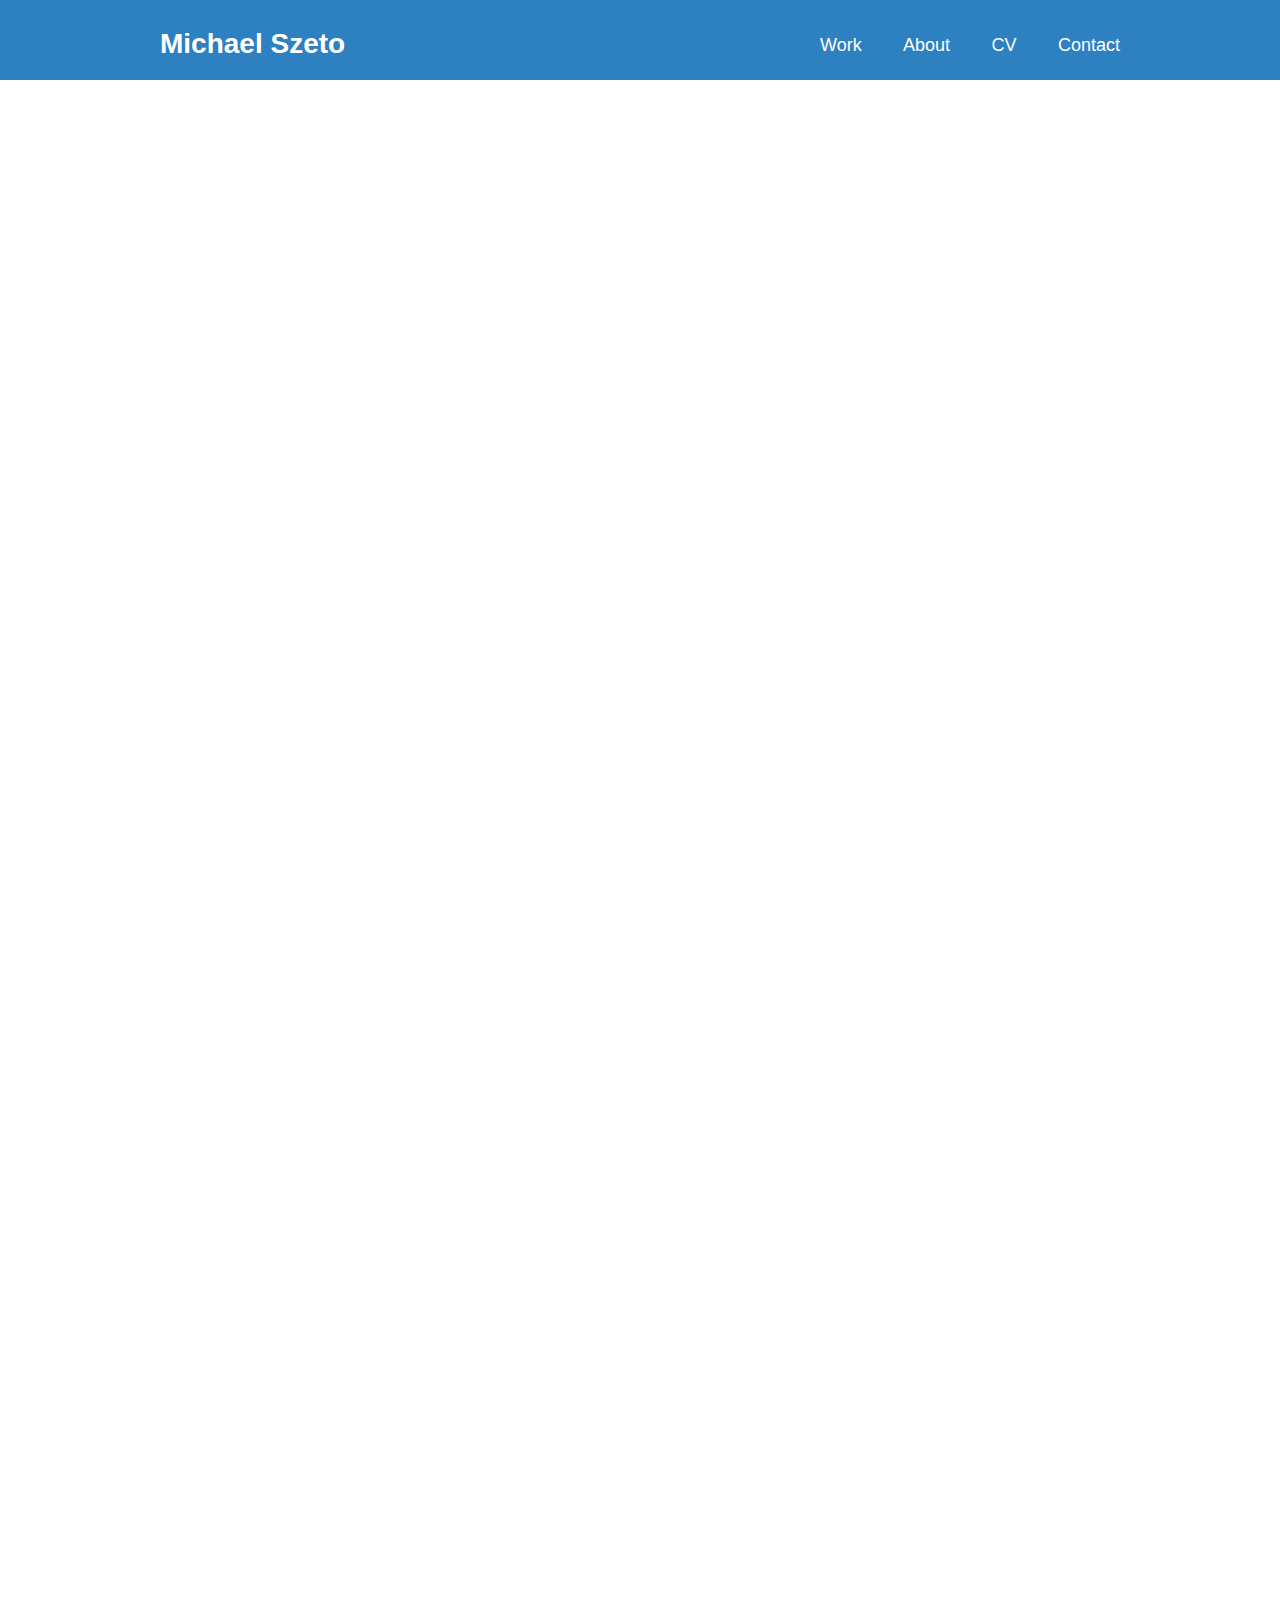
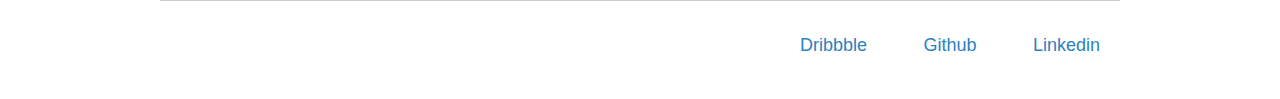
<file: index.html>
<!DOCTYPE html>
<head>
<html lang="eng">
    <meta charset="utf-8">
    <meta name="viewport" content="width=device-width, initial-scale=1.0">
    <title>Michael Szeto >> Home</title>
    <link rel="shortcut icon" href="img/favicon.ico" />
    <meta name="author" content="Michael Szeto">
    <meta name="description" content="The portfolio of Michael Szeto - An Interaction Designer and Front End Developer working in Auckland, New Zealand">
    <link rel="stylesheet" type="text/css" href="css/styles.css?v=1">

      <!-- open graph start -->
    <meta property="og:title" content="Michael Szeto">
    <meta property="og:description" content="The portfolio of Michael Szeto - An Interaction Designer and Front End Developer working in Auckland, New Zealand">
    <meta property="og:type" content="website">
    <meta property="og:url" content="">

    <meta property="og:image" content="img/cover.jpg">
    <!-- open graph end -->

      <!-- twitter cards start -->
    <meta name="twitter:card" content="summary_large_image">
    <meta name="twitter:site" content="@xyzeto">
    <meta name="twitter:title" content="Michael Szeto">
    <meta name="twitter:description" content="The portfolio of Michael Szeto - An Interaction Designer and Front End Developer working in Auckland, New Zealand">
    <meta name="twitter:image" content="img/cover.jpg">
    
</head>
    <body>  

      <header class="header-container">
        <div class="header-row">        
          
          <div class="header-title-container">
            <a href="index.html">
              <h1 class="header-title">Michael Szeto</h1>            
            </a>
            <div class="header-mobile-menu">
              <div class="mobile-menu">Menu</div> 
              <div class="svg-container">
                <svg class="arrow" xmlns="http://www.w3.org/2000/svg" viewBox="0 0 14 9">
                  <path d="M7,5.32l5.42-5.2a0.31,0.31,0,0,1,.5,0l0.93,0.93a0.33,0.33,0,0,1,0,.5L7.27,7.91a0.38,0.38,0,0,1-.5,0L0.13,1.55a0.31,0.31,0,0,1,0-.5l1-.93a0.31,0.31,0,0,1,.5,0Z" transform="translate(0 0)"></path>
                </svg>              
              </div>              
            </div>           
          </div>

          <nav>
            <ul class="header-nav-items-container">
              <a href="index.html">
                <li class="header-nav-item">Work</li>
              </a>
              <a href="about.html">              
                <li class="header-nav-item">About</li>
              </a>
              <a href="img/michael_szeto_cv_2018.pdf">              
                <li class="header-nav-item">CV</li>
              </a>
              <a href="mailto:szetomj@gmail.com">
                <li class="header-nav-item">Contact</li>
              </a>
            </ul>
          </nav>

        </div>
      </header>

      <main class="container">

        <div class="row intro-container">
          <h2 class="intro">Interaction Designer and Front end Developer based in Auckland, New Zealand</h2>
        </div>

      	<div class="row portfolio-row">
      		<div class="portfolio-item">
            <a href="super-testing-bros.html">
              <div class="portfolio-overlay">
                <h4 class="portfolio-overlay-title">View project</h4>
              </div>
        			<img class="img-responsive" src="img/super-testing-bros-thumbnail2.jpg">
            </a>
      		</div>

      		<div class="portfolio-item">
            <a href="zeal-west.html">            
              <div class="portfolio-overlay">
                <h4 class="portfolio-overlay-title">View project</h4>
              </div>
        			<img class="img-responsive" src="img/zeal-west-thumbnail.jpg">  
            </a>    			
      		</div>
      	</div>

        <div class="row portfolio-row">
            <a href="juiced-up.html">
            <div class="portfolio-item">
              <div class="portfolio-overlay">
                <h4 class="portfolio-overlay-title">View project</h4>
              </div>
              <img class="img-responsive" src="img/juicedup-thumbnail.jpg">  
            </a>          
          </div>

          <div class="portfolio-item">
            <a href="second-year.html">
              <div class="portfolio-overlay">
                <h4 class="portfolio-overlay-title">View project</h4>
              </div>
              <img class="img-responsive" src="img/second-year-thumbnail.jpg">
            </a>            
          </div>
        </div>  

        <div class="row portfolio-row">
            <div class="portfolio-item">
              <a href="flexitime.html">
                <div class="portfolio-overlay">
                  <h4 class="portfolio-overlay-title">View project</h4>
                </div>
                <img class="img-responsive" src="img/flexitime-thumbnail.jpg"> 
              </a>
            </div>

          <div class="portfolio-item">
            <a href="zhuo-photography.html">
            <div class="portfolio-overlay">
              <h4 class="portfolio-overlay-title">View project</h4>
            </div>
            <img class="img-responsive" src="img/zhuoapp-thumbnail.jpg">  
            </a>          
          </div>
        </div> 

        <footer class="footer">
            <ul class="footer-items-container">
              <a href="https://dribbble.com/xyzeto">
                <li class="footer-item">Dribbble</li>
              </a>
              <a href="https://github.com/sze-warrior">              
                <li class="footer-item">Github</li>
              </a>
              <a href="https://www.linkedin.com/in/michael-szeto-a669a165/">              
                <li class="footer-item">Linkedin</li>
              </a>
            </ul>          
        </footer> 
      </main>

      <script src="js/scripts.js"></script>
   </body>
</html>
</file>
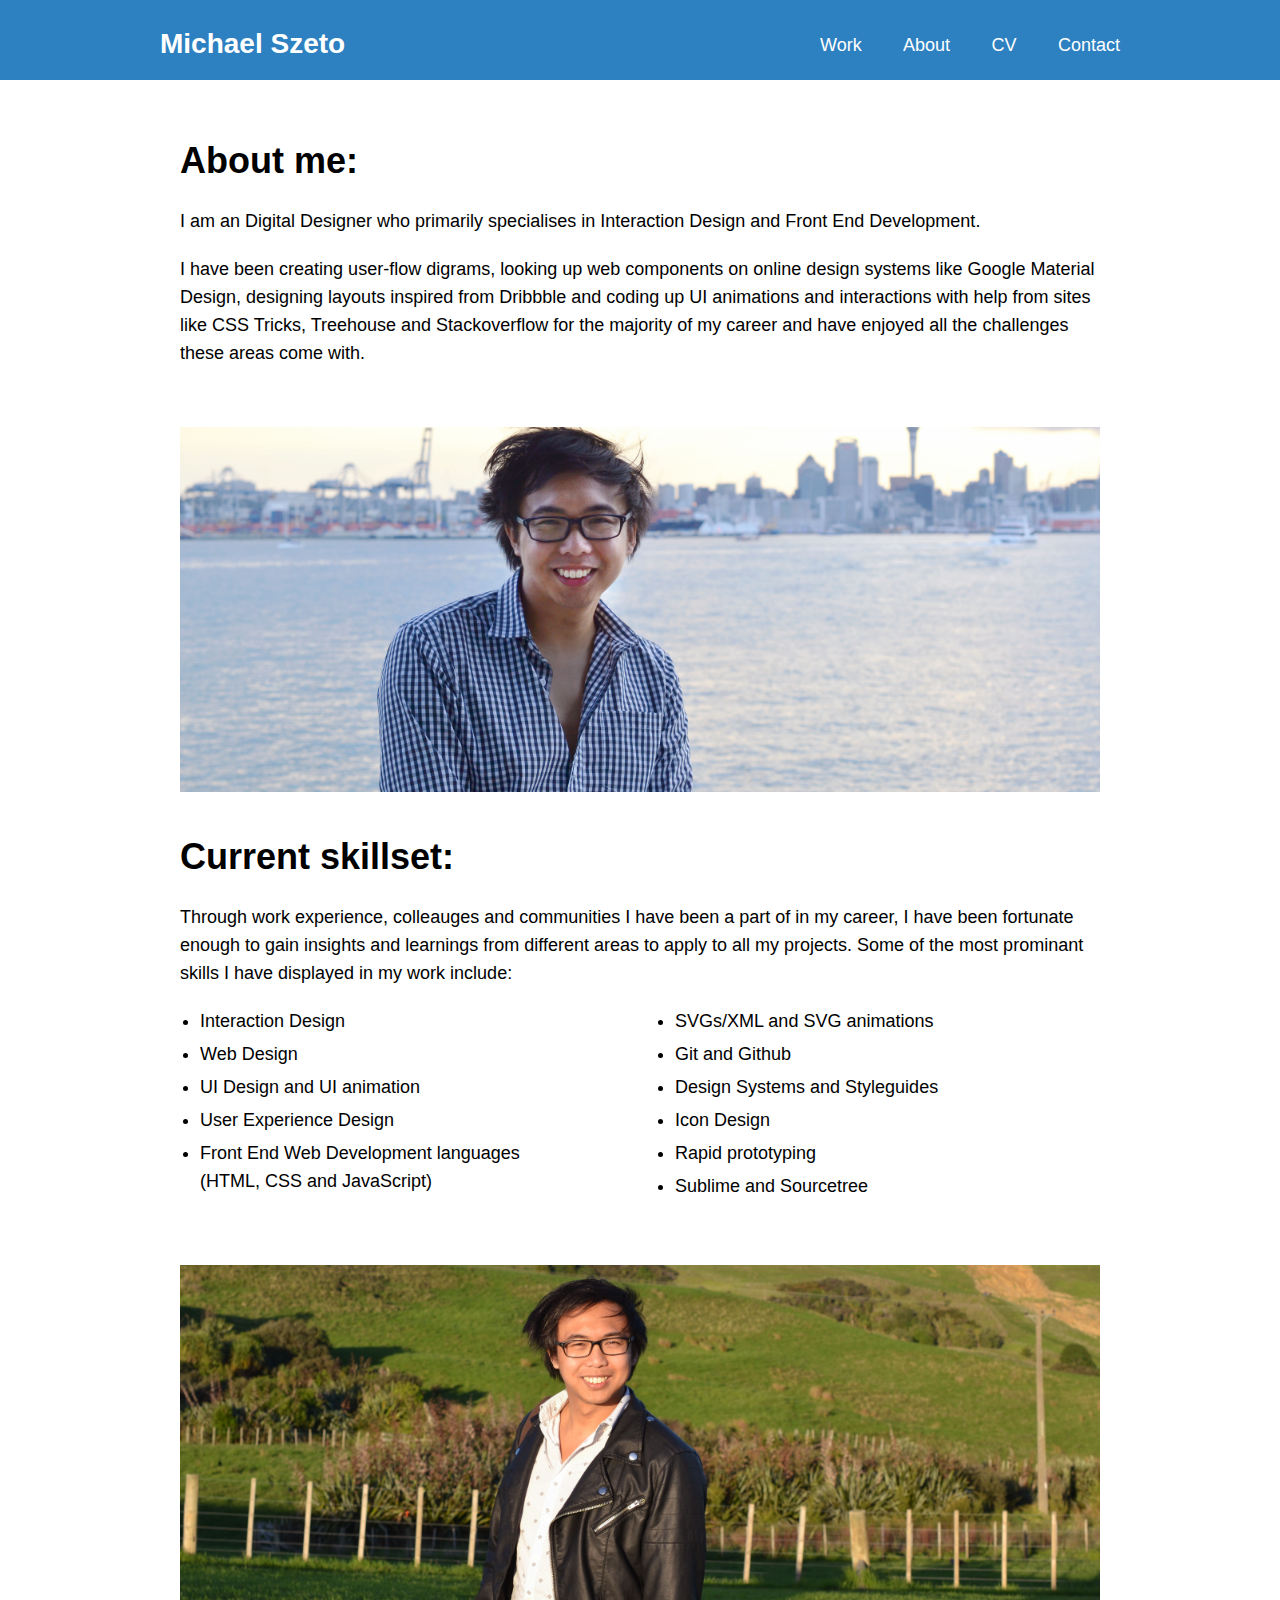
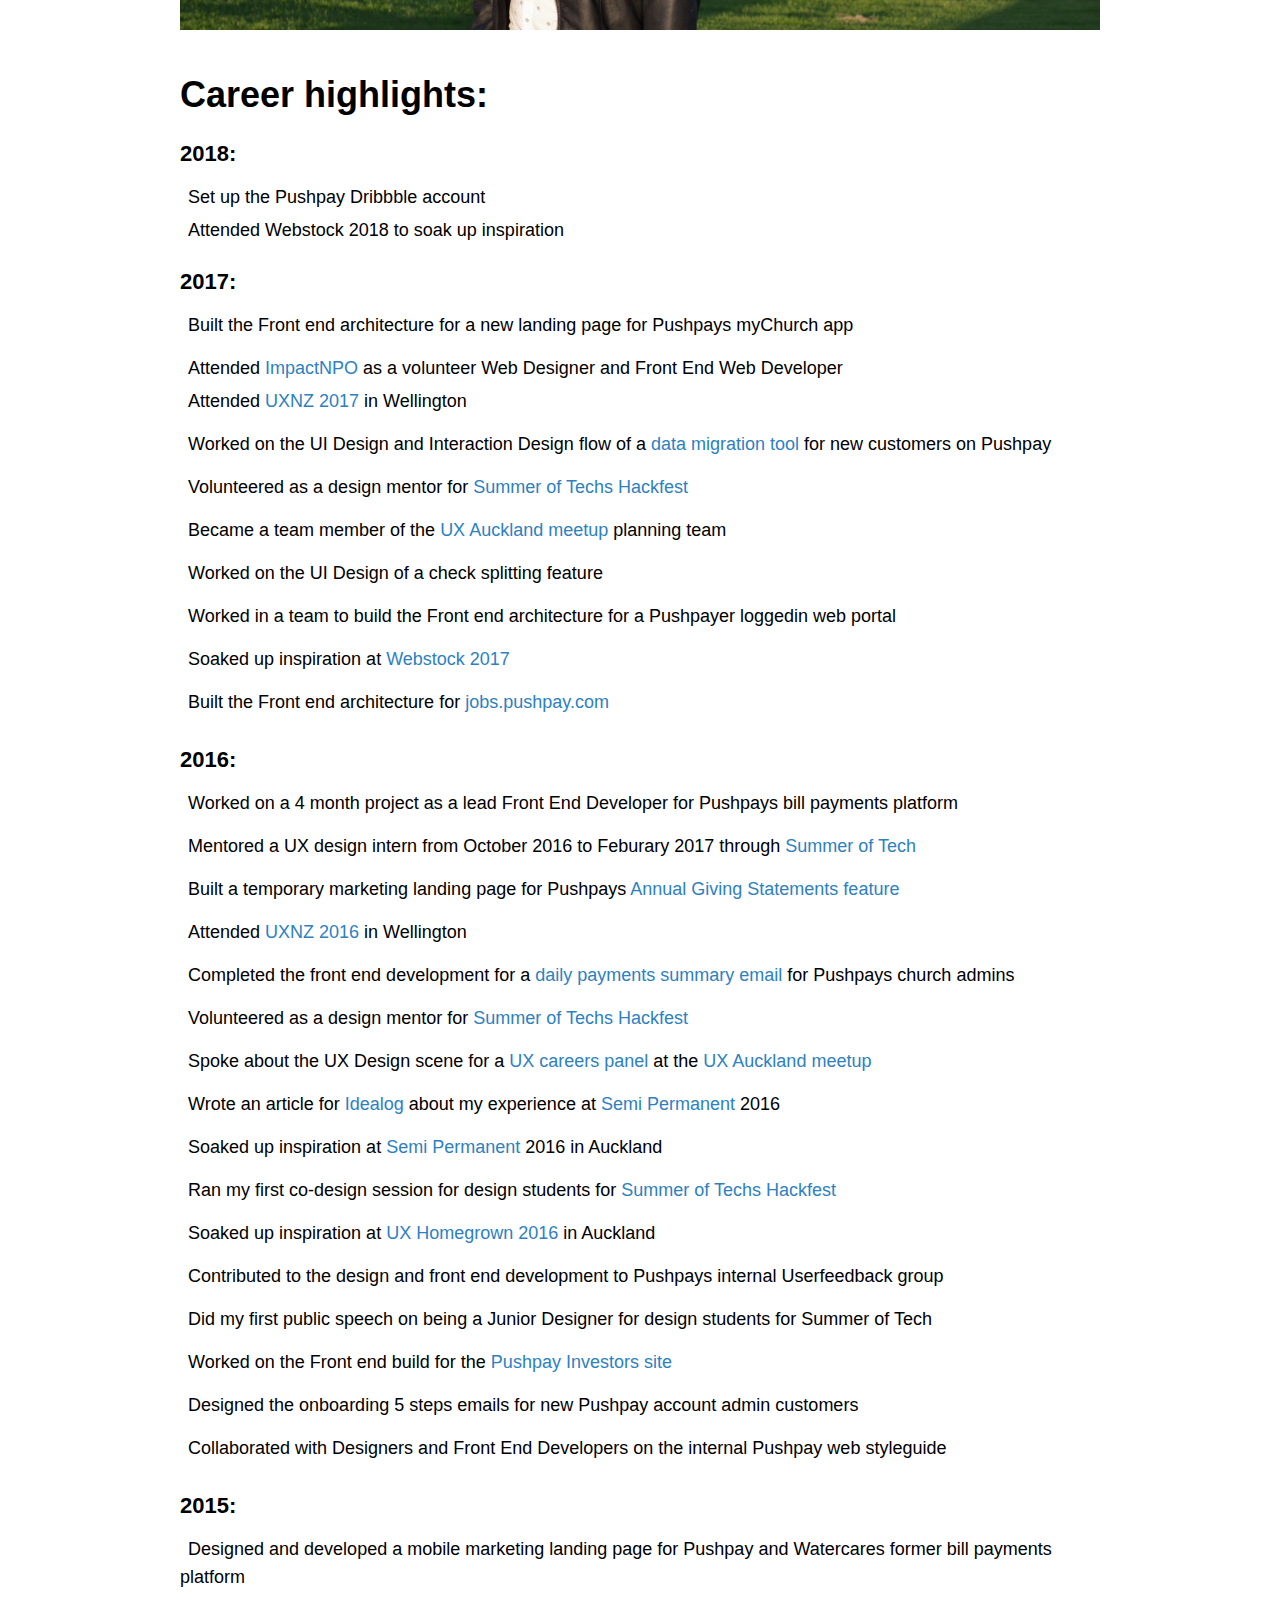
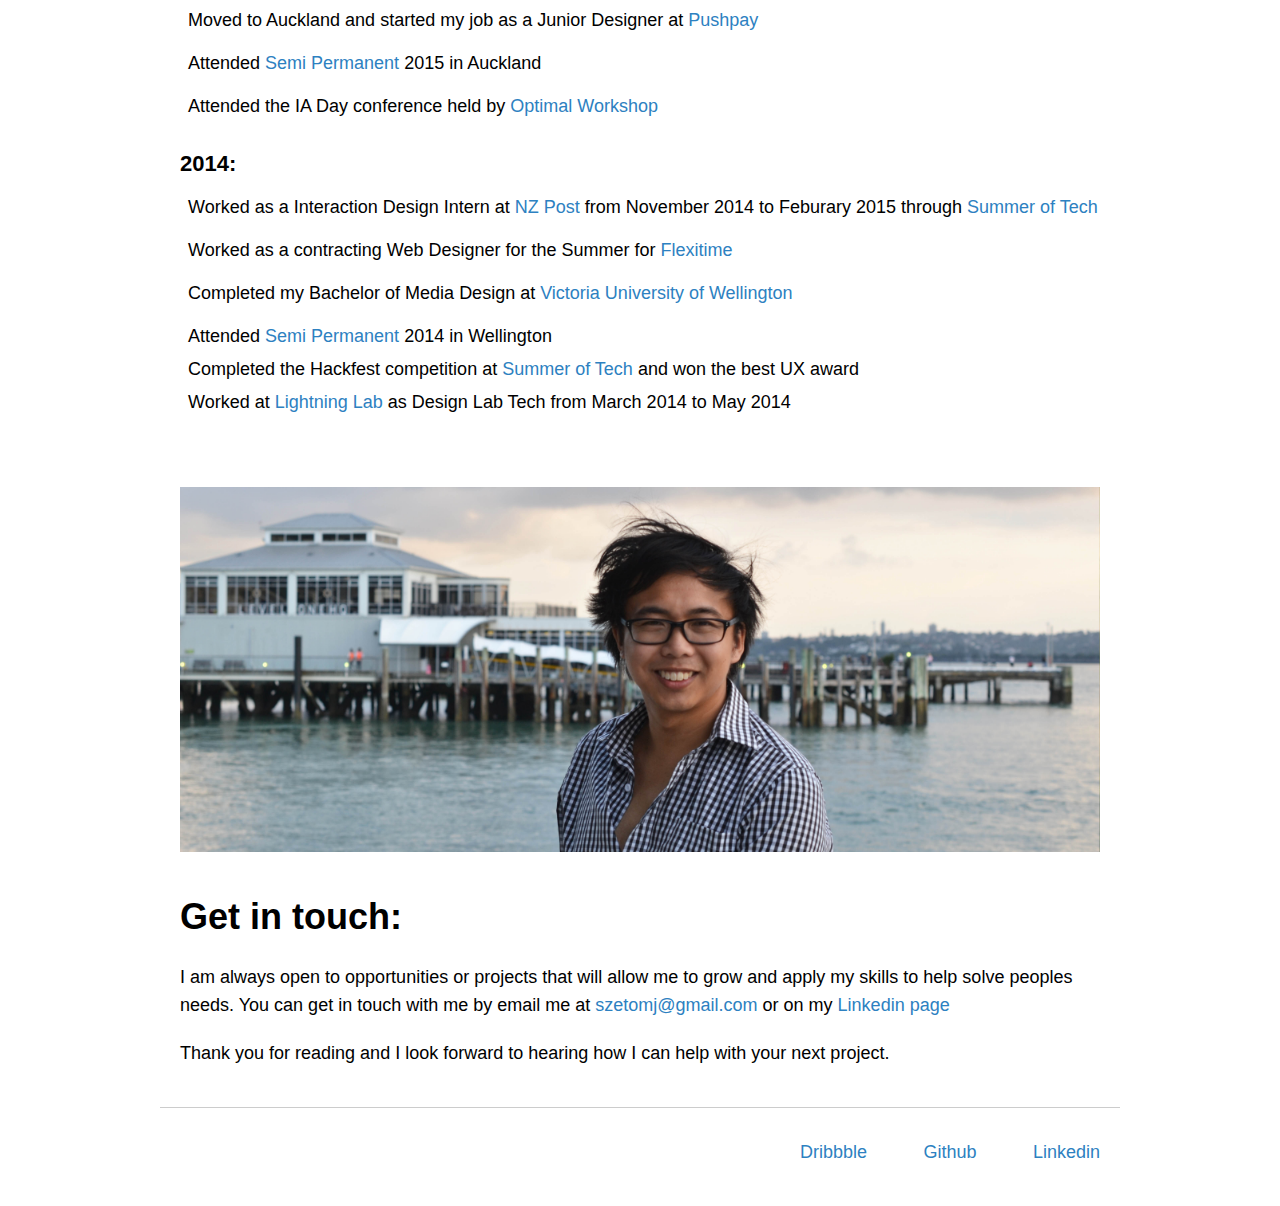
<file: about.html>
<!DOCTYPE html>
<head>
<html lang="eng">
    <meta charset="utf-8">
    <meta name="viewport" content="width=device-width, initial-scale=1.0">
    <title>Michael Szeto >> About me</title>
    <link rel="shortcut icon" href="img/favicon.ico" />
    <meta name="author" content="Michael Szeto">
    <meta name="description" content="The portfolio of Michael Szeto - An Interaction Designer and Front End Developer working in Auckland, New Zealand">
    <link href="https://afeld.github.io/emoji-css/emoji.css" rel="stylesheet">
    <link rel="stylesheet" type="text/css" href="css/styles.css?v=1">

    <!-- open graph start -->
    <meta property="og:title" content="Michael Szeto">
    <meta property="og:description" content="The portfolio of Michael Szeto - An Interaction Designer and Front End Developer working in Auckland, New Zealand">
    <meta property="og:type" content="website">
    <meta property="og:url" content="">

    <meta property="og:image" content="img/cover.jpg">
    <!-- open graph end -->

    <!-- twitter cards start -->
    <meta name="twitter:card" content="summary_large_image">
    <meta name="twitter:site" content="@xyzeto">
    <meta name="twitter:title" content="Michael Szeto">
    <meta name="twitter:description" content="The portfolio of Michael Szeto - An Interaction Designer and Front End Developer working in Auckland, New Zealand">
    <meta name="twitter:image" content="img/cover.jpg">
</head>
    <body>  

      <header class="header-container">
        <div class="header-row">        
          
          <div class="header-title-container">
            <a href="index.html">
              <h1 class="header-title">Michael Szeto</h1>            
            </a>
            <div class="header-mobile-menu">
              <div class="mobile-menu">Menu</div> 
              <div class="svg-container">
                <svg class="arrow" xmlns="http://www.w3.org/2000/svg" viewBox="0 0 14 9">
                  <path d="M7,5.32l5.42-5.2a0.31,0.31,0,0,1,.5,0l0.93,0.93a0.33,0.33,0,0,1,0,.5L7.27,7.91a0.38,0.38,0,0,1-.5,0L0.13,1.55a0.31,0.31,0,0,1,0-.5l1-.93a0.31,0.31,0,0,1,.5,0Z" transform="translate(0 0)"></path>
                </svg>              
              </div>              
            </div>           
          </div>

          <nav>
            <ul class="header-nav-items-container">
              <a href="index.html">
                <li class="header-nav-item">Work</li>
              </a>
              <a href="about.html">              
                <li class="header-nav-item">About</li>
              </a>
              <a href="img/michael_szeto_cv_2018.pdf">              
                <li class="header-nav-item">CV</li>
              </a>
              <a href="mailto:szetomj@gmail.com">
                <li class="header-nav-item">Contact</li>
              </a>
            </ul>
          </nav>

        </div>
      </header>

      <main class="container">

        <div class="row">
          <h2>About me:</h2>
          <p> I am an Digital Designer who primarily specialises in Interaction Design and Front End Development. </p>

            <p>I have been creating user-flow digrams, looking up web components on online design systems like Google Material Design, designing layouts inspired from Dribbble and coding up UI animations and interactions with help from sites like CSS Tricks, Treehouse and Stackoverflow for the majority of my career and have enjoyed all the challenges these areas come with.</p>
          <img class="img-responsive img-banner" src="img/profile-1.jpg">
        </div> 

        <div class="row">
          <h2>Current skillset:</h2>

          <p> Through work experience, colleauges and communities I have been a part of in my career, I have been fortunate enough to gain insights and learnings from different areas to apply to all my projects. Some of the most prominant skills I have displayed in my work include:</p>

          <div class="split-list-container">
            <div class="split-list-column">
              <ul class="split-list">
                <li>Interaction Design</li>
                <li>Web Design</li>
                <li>UI Design and UI animation</li>
                <li>User Experience Design</li>
                <li>Front End Web Development languages <span class="text-block">(HTML, CSS and JavaScript)</span></li>
              </ul>
            </div>

            <div class="split-list-column">
              <ul class="split-list">
                <li>SVGs/XML and SVG animations</li>
                <li>Git and Github</li>
                <li>Design Systems and Styleguides</li>
                <li>Icon Design</li>
                <li>Rapid prototyping</li>
                <li>Sublime and Sourcetree</li>
              </ul>
            </div>
          </div>

          <img class="img-responsive img-banner" src="img/profile-2.jpg">
        </div> 

        <div class="row">
          
            <h2>Career highlights:</h2>
 
            <h3>2018:</h3>
            
            <ul class="emoji-list-container">
              <li><span class="emoji-container"><i class="em-svg em-basketball"></i></span>Set up the Pushpay Dribbble account</li>
              <li><span class="emoji-container"><i class="em-svg em-studio_microphone"></i></span>Attended Webstock 2018 to soak up inspiration</li>
            </ul> 

            <h3>2017:</h3>
            <ul class="emoji-list-container">
              <li class="emoji-list"><span class="emoji-container"><i class="em-svg em-desktop_computer"></i></span>Built the Front end architecture for a new landing page for Pushpays myChurch app</li> 

             <li><span class="emoji-container"><i class="em-svg em-nut_and_bolt"></i></span>Attended <a href="http://www.impactnpo.org/">ImpactNPO</a> as a volunteer Web Designer and Front End Web Developer</li>

              <li class="emoji-list"><span class="emoji-container"><i class="em-svg em-studio_microphone"></i></span>Attended <a href="http://www.uxnewzealand.com/">UXNZ 2017</a> in Wellington</li>

              <li class="emoji-list"><span class="emoji-container"><i class="em-svg em-desktop_computer"></i></span>Worked on the UI Design and Interaction Design flow of a <a href="https://care.echurchgiving.com/hc/en-us/articles/115002549432-Transaction-Import-Overview"> data migration tool</a> for new customers on Pushpay</li>

              <li class="emoji-list"><span class="emoji-container"><i class="em-svg em-male-teacher"></i></span>Volunteered as a design mentor for <a href="https://summeroftech.co.nz/">Summer of Techs Hackfest</a></li>     

              <li class="emoji-list"><span class="emoji-container"><i class="em-svg em-raised_hand_with_fingers_splayed"></i></span>Became a team member of the <a href="https://www.meetup.com/User-Experience-Auckland">UX Auckland meetup</a> planning team</li> 

              <li class="emoji-list"><span class="emoji-container"><i class="em-svg em-desktop_computer"></i></span>Worked on the UI Design of a check splitting feature</li> 

              <li class="emoji-list"><span class="emoji-container"><i class="em-svg em-desktop_computer"></i></span>Worked in a team to build the Front end architecture for a Pushpayer loggedin web portal</li>

               <li class="emoji-list"><span class="emoji-container"><i class="em-svg em-studio_microphone"></i></span>Soaked up inspiration at <a href="https://www.webstock.org.nz/17/">Webstock 2017</a></li>

              <li class="emoji-list"><span class="emoji-container"><i class="em-svg em-desktop_computer"></i></span>Built the Front end architecture for <a href="https://jobs.pushpay.com/">jobs.pushpay.com</a> </li>
            </ul>

            <h3>2016:</h3>
            <ul class="emoji-list-container">
              <li class="emoji-list"><span class="emoji-container"><i class="em-svg em-desktop_computer"></i></span> Worked on a 4 month project as a lead Front End Developer for Pushpays bill payments platform</li> 

              <li class="emoji-list"><span class="emoji-container"><i class="em-svg em-male-teacher"></i></span>Mentored a UX design intern from October 2016 to Feburary 2017 through <a href="https://summeroftech.co.nz/"> Summer of Tech</a></li>

              <li class="emoji-list"><span class="emoji-container"><i class="em-svg em-desktop_computer"></i></span>Built a temporary marketing landing page for Pushpays <a href="https://care.echurchgiving.com/hc/en-us/articles/225013007-Giving-Statements-Overview"> Annual Giving Statements feature</a></li>

              <li class="emoji-list"><span class="emoji-container"><i class="em-svg em-studio_microphone"></i></span>Attended <a href="http://www.uxnewzealand.com/">UXNZ 2016</a> in Wellington</li>
              
              <li class="emoji-list"><span class="emoji-container"><i class="em-svg em-desktop_computer"></i></span>Completed the front end development for a <a href="https://care.echurchgiving.com/hc/en-us/articles/224509187-Daily-Summary-Email">daily payments summary email</a> for Pushpays church admins</li>

              <li class="emoji-list"><span class="emoji-container"><i class="em-svg em-male-teacher"></i></span>Volunteered as a design mentor for <a href="https://summeroftech.co.nz/">Summer of Techs Hackfest</a></li>    

              <li class="emoji-list"><span class="emoji-container"><i class="em-svg em-left_speech_bubble"></i></span>Spoke about the UX Design scene for a <a href="https://www.meetup.com/User-Experience-Auckland/events/232904198/">UX careers panel</a> at the <a href="https://www.meetup.com/User-Experience-Auckland">UX Auckland meetup</a></li>

              <li class="emoji-list"><span class="emoji-container"><i class="em-svg em-pencil2"></i></span>Wrote an article for <a href="https://idealog.co.nz/design/2016/08/not-so-semi-permanent-lessons-learned-semi-permanent">Idealog</a> about my experience at <a href="https://www.semipermanent.com/">Semi Permanent</a> 2016</li>

              <li class="emoji-list"><span class="emoji-container"><i class="em-svg em-studio_microphone"></i></span>Soaked up inspiration at <a href="https://www.semipermanent.com/">Semi Permanent</a> 2016 in Auckland</li>

              <li class="emoji-list"><span class="emoji-container"><i class="em-svg em-male-teacher"></i></span>Ran my first co-design session for design students for <a href="https://summeroftech.co.nz/">Summer of Techs Hackfest</a></li>  

              <li class="emoji-list"><span class="emoji-container"><i class="em-svg em-studio_microphone"></i></span>Soaked up inspiration at <a href="http://www.uxhomegrown.co.nz/">UX Homegrown 2016</a> in Auckland</li>  

              <li class="emoji-list"><span class="emoji-container"><i class="em-svg em-desktop_computer"></i></span>Contributed to the design and front end development to Pushpays internal Userfeedback group</li>

              <li class="emoji-list"><span class="emoji-container"><i class="em-svg em-studio_microphone"></i></span>Did my first public speech on being a Junior Designer for design students for Summer of Tech</li>

              <li class="emoji-list"><span class="emoji-container"><i class="em-svg em-desktop_computer"></i></span>Worked on the Front end build for the <a href="https://pushpay.com/investors"> Pushpay Investors site</a></li>  

              <li class="emoji-list"><span class="emoji-container"><i class="em-svg em-desktop_computer"></i></span>Designed the onboarding 5 steps emails for new Pushpay account admin customers</li>

              <li class="emoji-list"><span class="emoji-container"><i class="em-svg em-desktop_computer"></i></span>Collaborated with Designers and Front End Developers on the internal Pushpay web styleguide</li>
            </ul>

            <h3>2015:</h3>
            <ul class="emoji-list-container">
              <li class="emoji-list"><span class="emoji-container"><i class="em-svg em-desktop_computer"></i></span>Designed and developed a mobile marketing landing page for Pushpay and Watercares former bill payments platform</li> 

              <li class="emoji-list"><span class="emoji-container"><i class="em-svg em-small_airplane"></i></span>Moved to Auckland and started my job as a Junior Designer at <a href="https://pushpay.com/">Pushpay</a></li>

              <li class="emoji-list"><span class="emoji-container"><i class="em-svg em-studio_microphone"></i></span>Attended <a href="https://www.semipermanent.com/">Semi Permanent</a> 2015 in Auckland</li>

              <li class="emoji-list"><span class="emoji-container"><i class="em-svg em-studio_microphone"></i></span>Attended the IA Day conference held by <a href="https://www.optimalworkshop.com/">Optimal Workshop</a></li>
            </ul>

            <h3>2014:</h3>
            <ul class="emoji-list-container">
              <li class="emoji-list"><span class="emoji-container"><i class="em-svg em-desktop_computer"></i></span>Worked as a Interaction Design Intern at <a href="https://www.nzpost.co.nz/">NZ Post</a> from November 2014 to Feburary 2015 through <a href="https://summeroftech.co.nz/">Summer of Tech</a></li> 

              <li class="emoji-list"><span class="emoji-container"><i class="em-svg em-desktop_computer"></i></span>Worked as a contracting Web Designer for the Summer for <a href="https://www.flexitime.co.nz/">Flexitime</a></li>

              <li class="emoji-list"><span class="emoji-container"><i class="em-svg em-mortar_board"></i></span>Completed my Bachelor of Media Design at <a href="https://www.victoria.ac.nz/design"> Victoria University of Wellington</a></li>

              <li><span class="emoji-container"><i class="em-svg em-studio_microphone"></i></span>Attended <a href="https://www.semipermanent.com/">Semi Permanent</a> 2014 in Wellington</li>

              <li><span class="emoji-container"><i class="em-svg em-nut_and_bolt"></i></span>Completed the Hackfest competition at <a href="https://summeroftech.co.nz/">Summer of Tech</a> and won the best UX award</li>

              <li class="emoji-list"><span class="emoji-container"><i class="em-svg em-desktop_computer"></i></span>Worked at <a href="https://www.lightninglab.co.nz/">Lightning Lab</a> as Design Lab Tech from March 2014 to May 2014</li>
            </ul>
            <img class="img-responsive img-banner" src="img/profile-3.jpg">
        </div>


        <div class="row">
          <h2>Get in touch:</h2>
          <p>I am always open to opportunities or projects that will allow me to grow and apply my skills to help solve peoples needs. You can get in touch with me by email me at <a href="mailto:szetomj@gmail.com">szetomj@gmail.com</a> or on my <a href="https://www.linkedin.com/in/michael-szeto-a669a165/">Linkedin page</a></p>

          <p>Thank you for reading and I look forward to hearing how I can help with your next project.</p>
        </div> 

        <footer class="footer">
            <ul class="footer-items-container">
              <a href="https://dribbble.com/xyzeto">
                <li class="footer-item">Dribbble</li>
              </a>
              <a href="https://github.com/sze-warrior">              
                <li class="footer-item">Github</li>
              </a>
              <a href="https://www.linkedin.com/in/michael-szeto-a669a165/">              
                <li class="footer-item">Linkedin</li>
              </a>
            </ul>          
        </footer>
      </main>

      <script src="js/scripts.js"></script>
   </body>
</html>
</file>
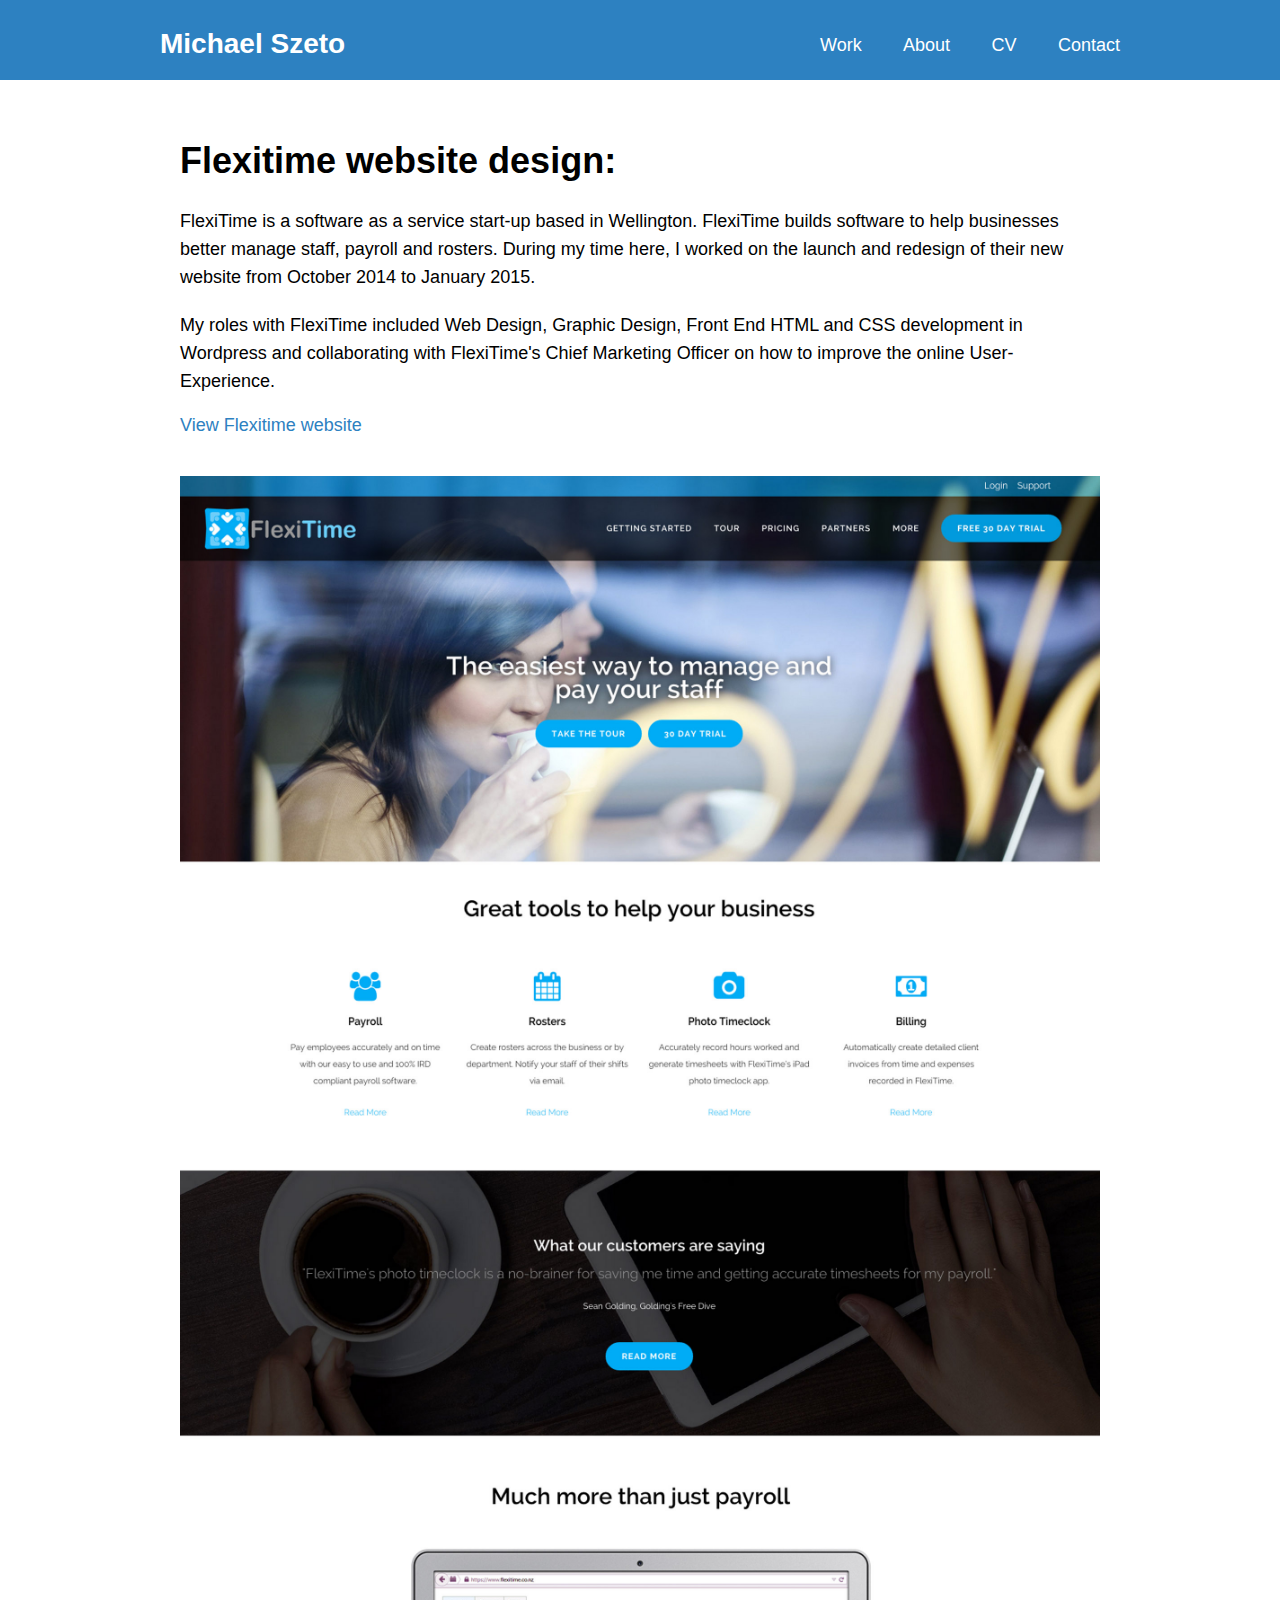
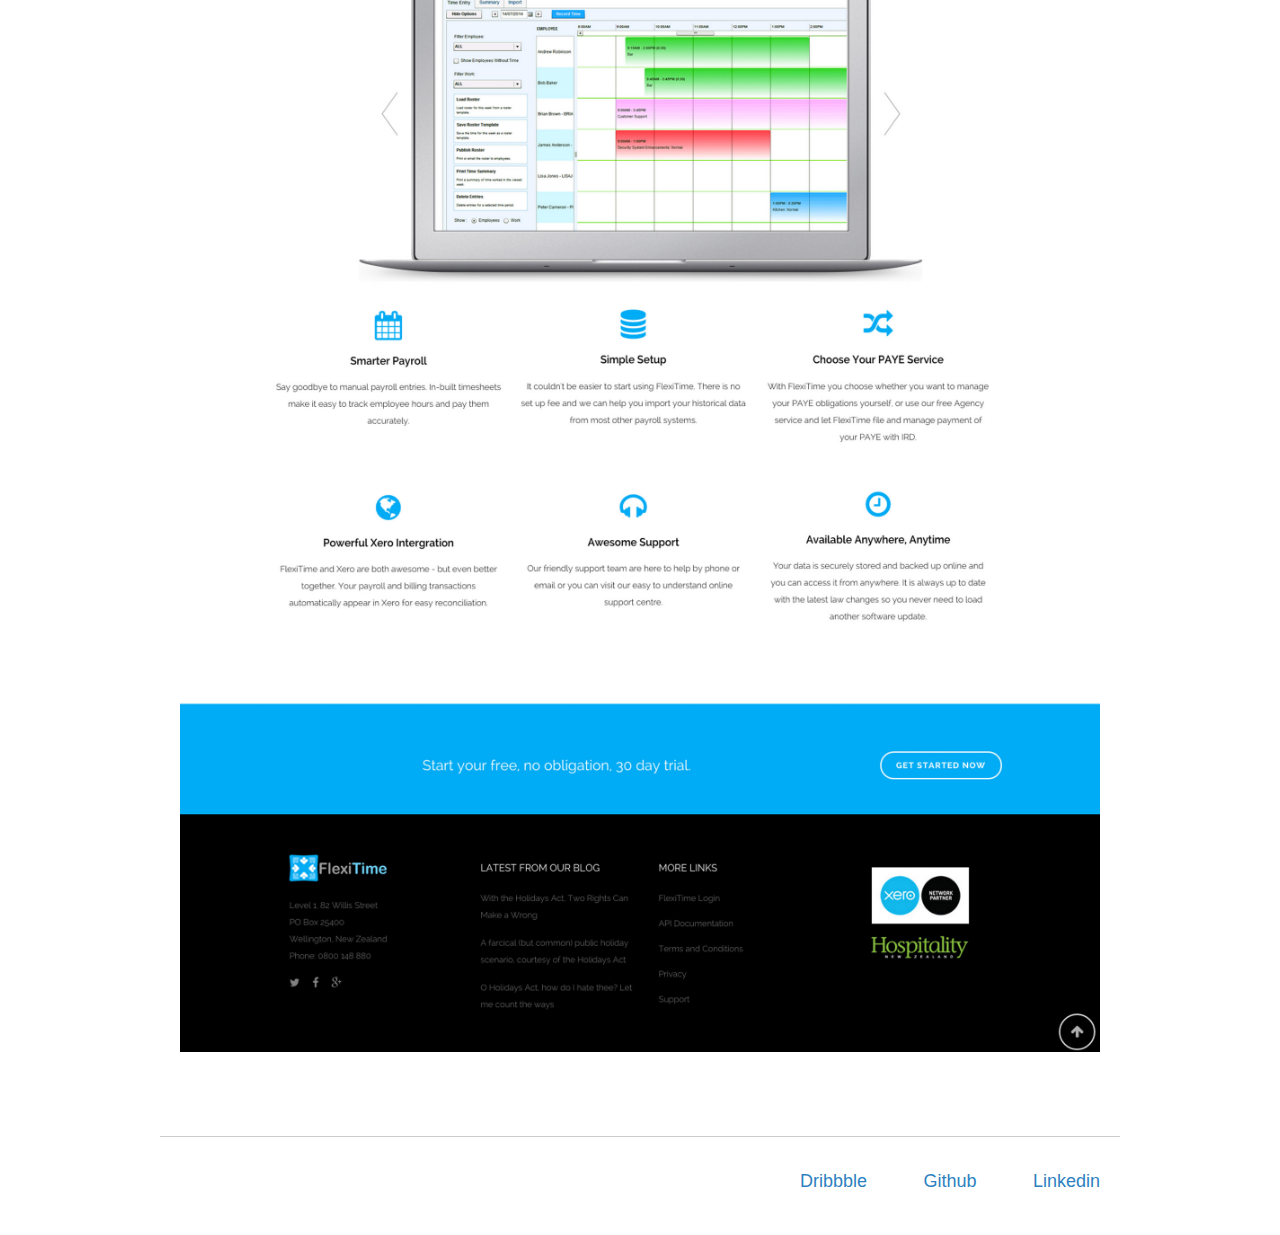
<file: flexitime.html>
<!DOCTYPE html>
<head>
<html lang="eng">
    <meta charset="utf-8">
    <meta name="viewport" content="width=device-width, initial-scale=1.0">
    <title>Michael Szeto >> Flexitime </title>
    <link rel="shortcut icon" href="img/favicon.ico" />
    <meta name="author" content="Michael Szeto">
    <meta name="description" content="The portfolio of Michael Szeto - An Interaction Designer and Front End Developer working in Auckland, New Zealand">
    <link rel="stylesheet" type="text/css" href="css/styles.css?v=1">

    <!-- open graph start -->
    <meta property="og:title" content="Michael Szeto">
    <meta property="og:description" content="The portfolio of Michael Szeto - An Interaction Designer and Front End Developer working in Auckland, New Zealand">
    <meta property="og:type" content="website">
    <meta property="og:url" content="">

    <meta property="og:image" content="img/cover.jpg">
    <!-- open graph end -->

    <!-- twitter cards start -->
    <meta name="twitter:card" content="summary_large_image">
    <meta name="twitter:site" content="@xyzeto">
    <meta name="twitter:title" content="Michael Szeto">
    <meta name="twitter:description" content="The portfolio of Michael Szeto - An Interaction Designer and Front End Developer working in Auckland, New Zealand">
    <meta name="twitter:image" content="img/cover.jpg">

</head>
    <body>  

      <header class="header-container">
        <div class="header-row">        
          
          <div class="header-title-container">
            <a href="index.html">
              <h1 class="header-title">Michael Szeto</h1>            
            </a>
            <div class="header-mobile-menu">
              <div class="mobile-menu">Menu</div> 
              <div class="svg-container">
                <svg class="arrow" xmlns="http://www.w3.org/2000/svg" viewBox="0 0 14 9">
                  <path d="M7,5.32l5.42-5.2a0.31,0.31,0,0,1,.5,0l0.93,0.93a0.33,0.33,0,0,1,0,.5L7.27,7.91a0.38,0.38,0,0,1-.5,0L0.13,1.55a0.31,0.31,0,0,1,0-.5l1-.93a0.31,0.31,0,0,1,.5,0Z" transform="translate(0 0)"></path>
                </svg>              
              </div>              
            </div>           
          </div>

          <nav>
            <ul class="header-nav-items-container">
              <a href="index.html">
                <li class="header-nav-item">Work</li>
              </a>
              <a href="about.html">              
                <li class="header-nav-item">About</li>
              </a>
              <a href="img/michael_szeto_cv_2018.pdf">              
                <li class="header-nav-item">CV</li>
              </a>
              <a href="mailto:szetomj@gmail.com">
                <li class="header-nav-item">Contact</li>
              </a>
            </ul>
          </nav>

        </div>
      </header>

      <main class="container">

        <div class="row">
          <h2>Flexitime website design:</h2>
          <p> FlexiTime is a software as a service start-up based in Wellington. FlexiTime builds software to help businesses better manage staff, payroll and rosters. During my time here, I worked on the launch and redesign of their new website from October 2014 to January 2015.</p>

          <p>My roles with FlexiTime included Web Design, Graphic Design, Front End HTML and CSS development in Wordpress and collaborating with FlexiTime's Chief Marketing Officer on how to improve the online User-Experience.</p>

          <a href="https://www.flexitime.co.nz/">View Flexitime website</a>
          <img class="img-responsive img-banner" src="img/flexitime-site.jpg">

        </div>

        <footer class="footer">
            <ul class="footer-items-container">
              <a href="https://dribbble.com/xyzeto">
                <li class="footer-item">Dribbble</li>
              </a>
              <a href="https://github.com/sze-warrior">              
                <li class="footer-item">Github</li>
              </a>
              <a href="https://www.linkedin.com/in/michael-szeto-a669a165/">              
                <li class="footer-item">Linkedin</li>
              </a>
            </ul>          
        </footer>

      </main>

      <script src="js/scripts.js"></script>
   </body>
</html>
</file>
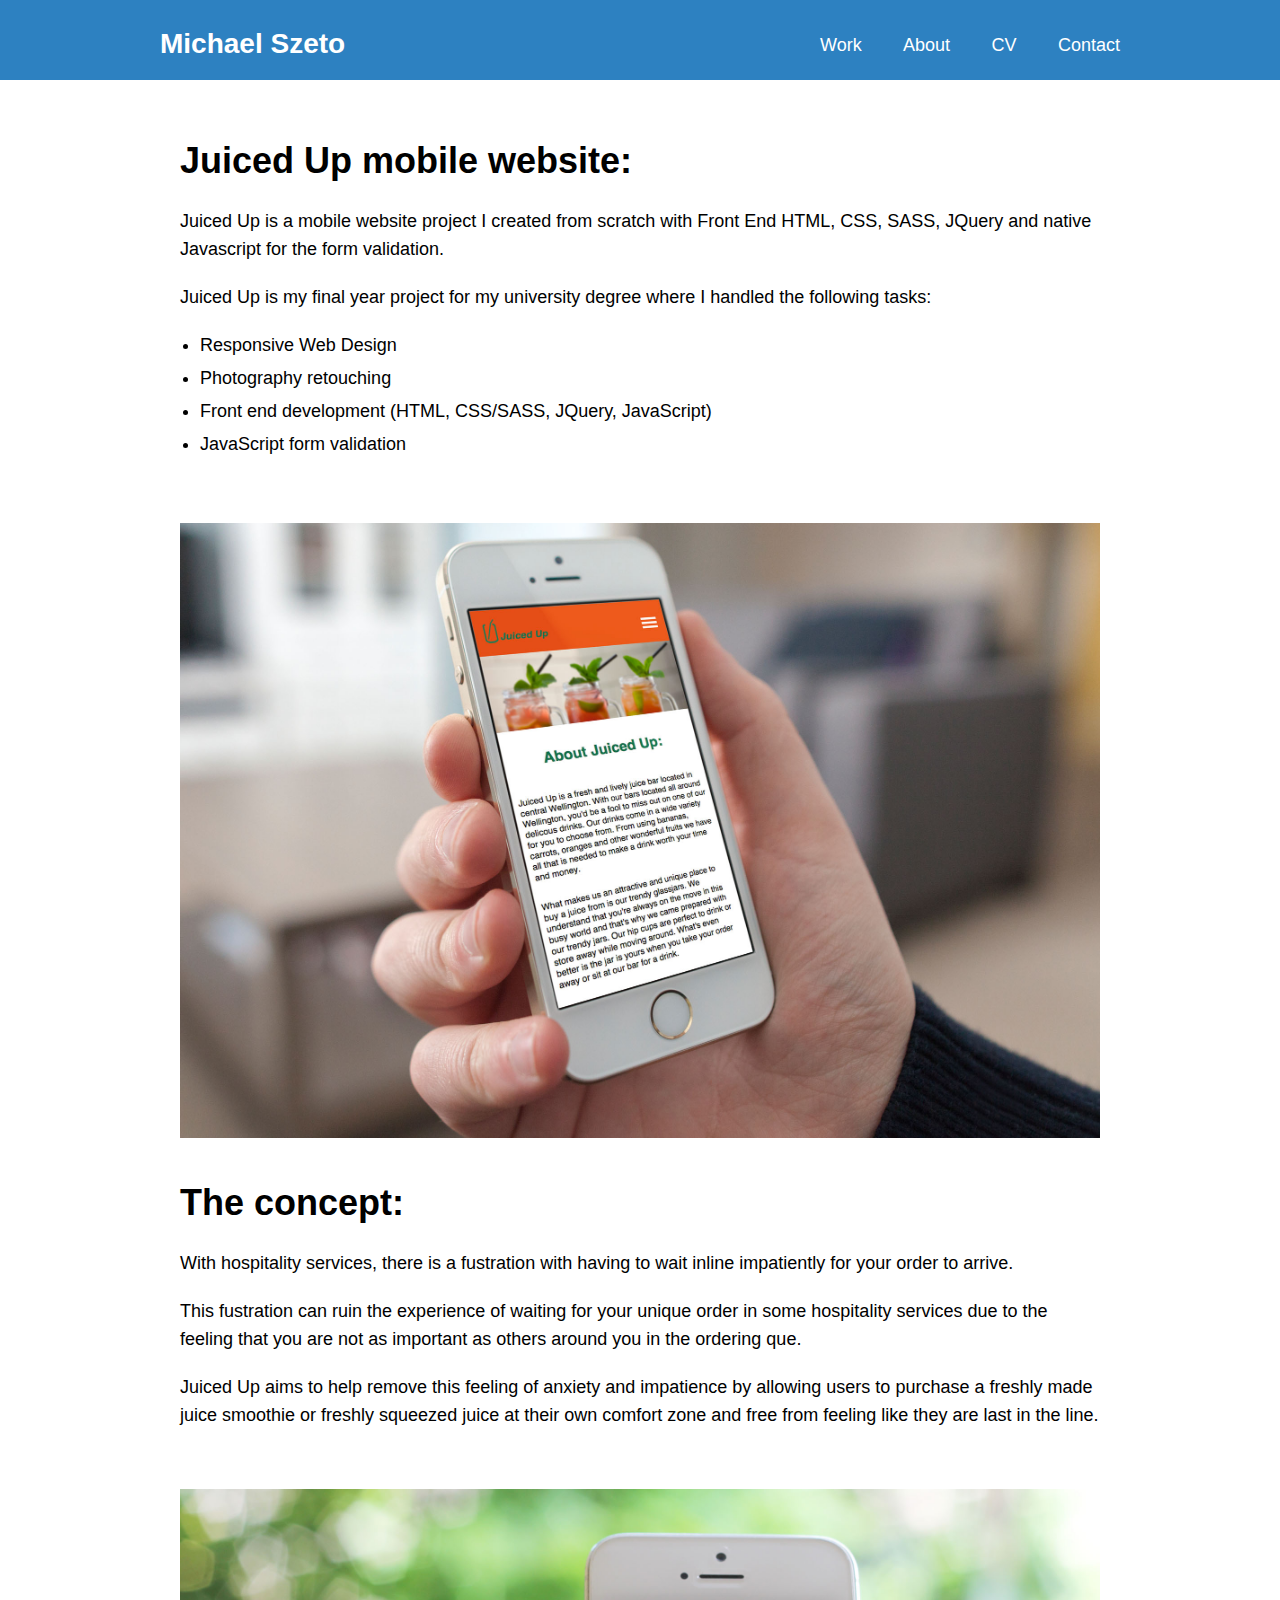
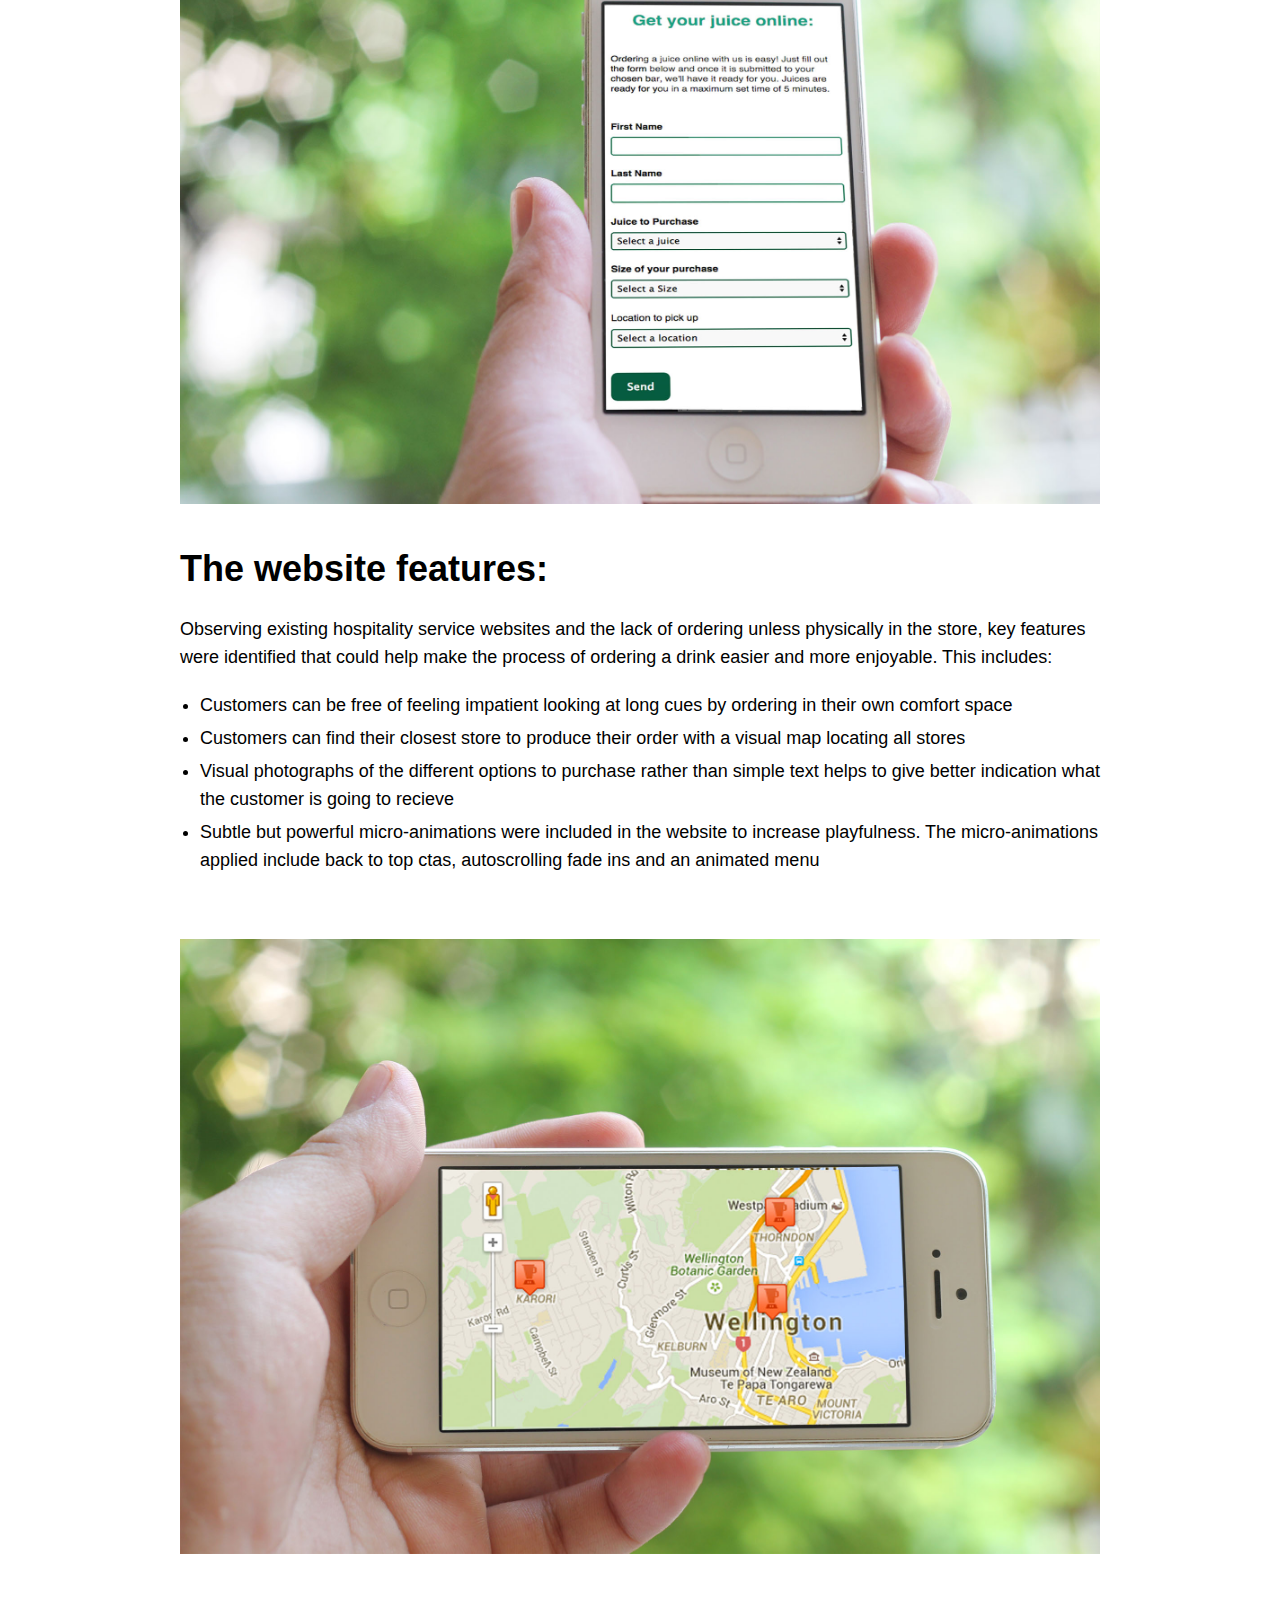
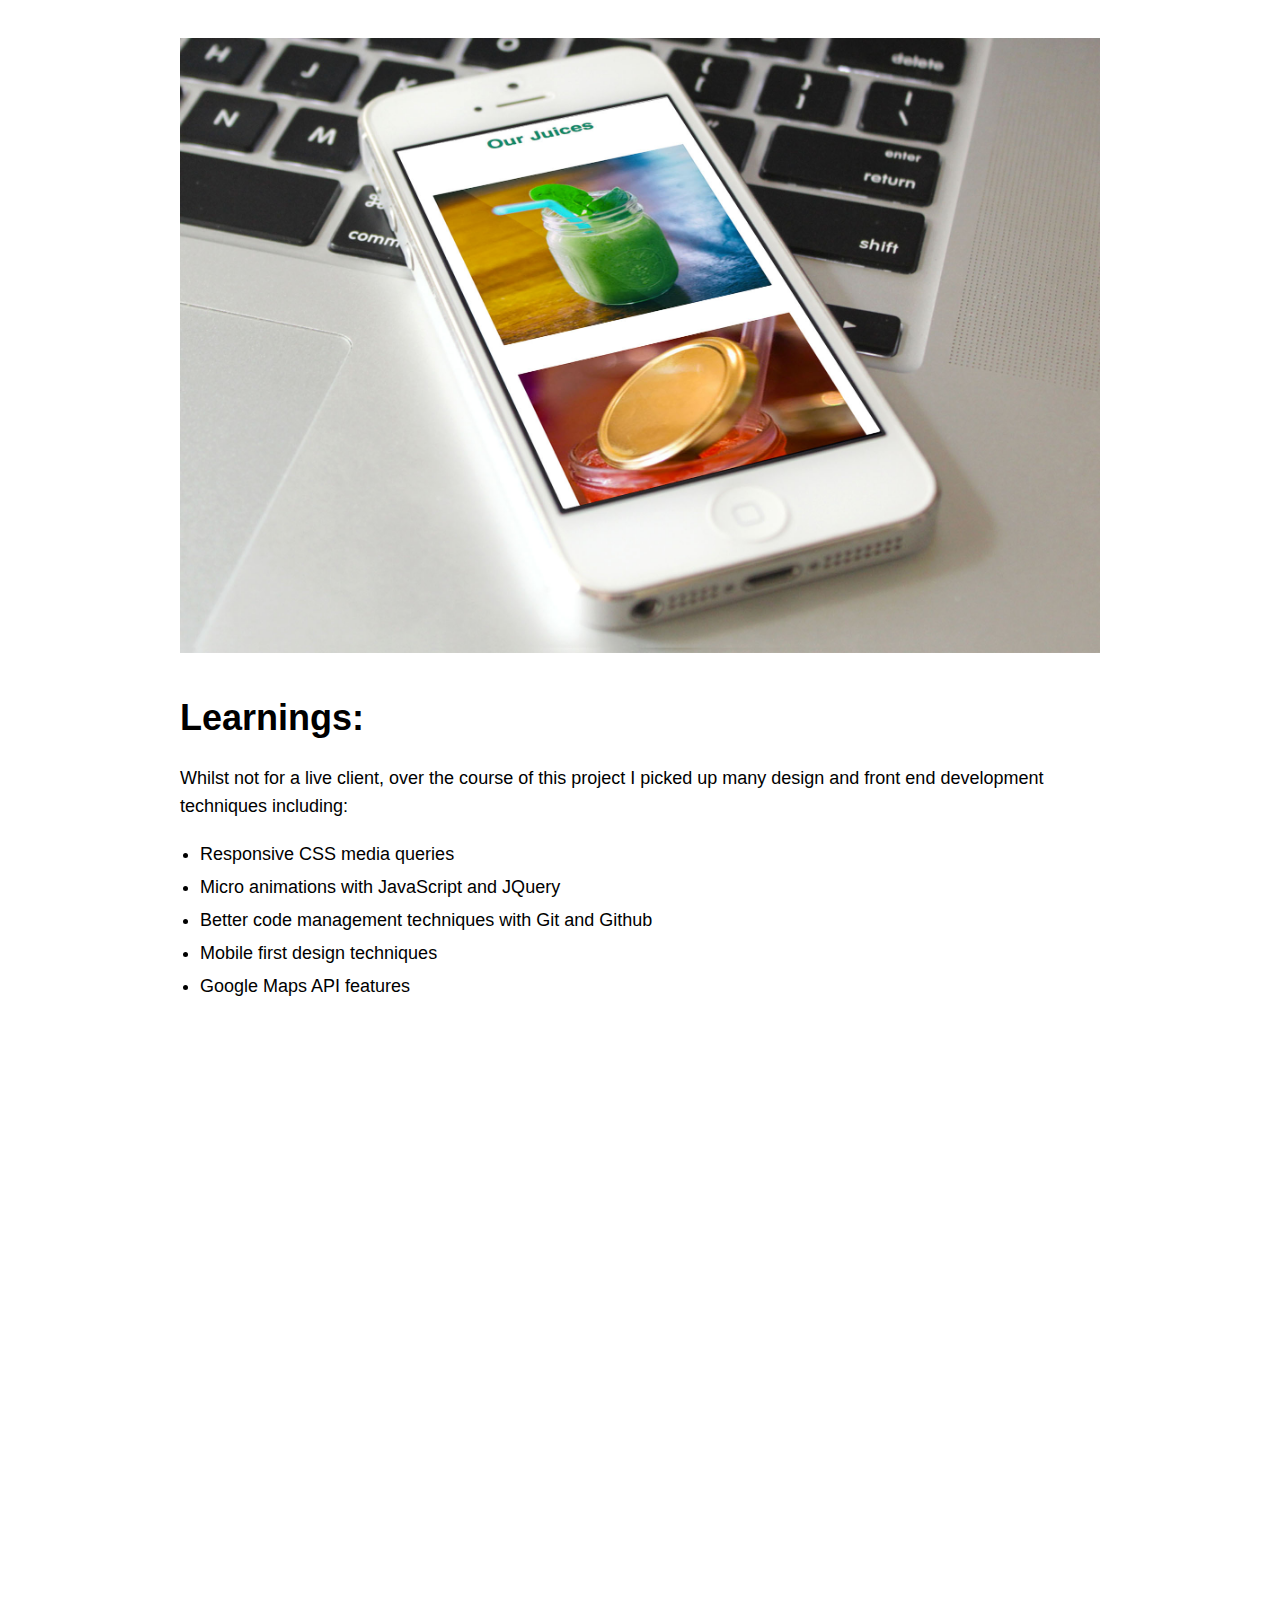
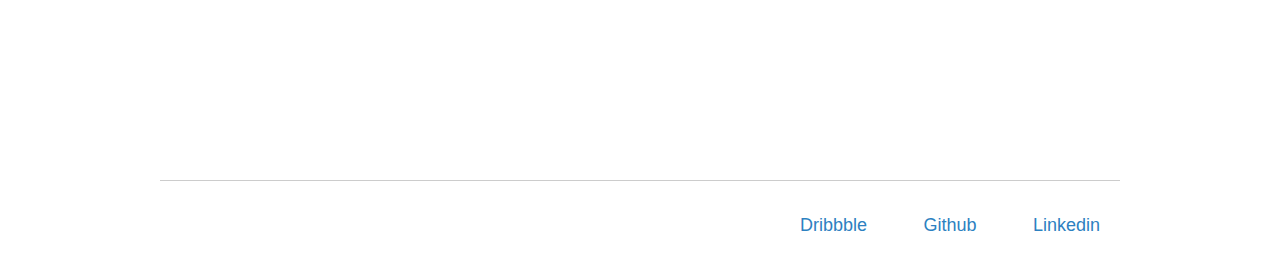
<file: juiced-up.html>
<!DOCTYPE html>
<head>
<html lang="eng">
    <meta charset="utf-8">
    <meta name="viewport" content="width=device-width, initial-scale=1.0">
    <title>Michael Szeto >> Juiced Up</title>
    <link rel="shortcut icon" href="img/favicon.ico" />
    <meta name="author" content="Michael Szeto">
    <meta name="description" content="The portfolio of Michael Szeto - An Interaction Designer and Front End Developer working in Auckland, New Zealand">
    <link rel="stylesheet" type="text/css" href="css/styles.css?v=1">

    <!-- open graph start -->
    <meta property="og:title" content="Michael Szeto">
    <meta property="og:description" content="The portfolio of Michael Szeto - An Interaction Designer and Front End Developer working in Auckland, New Zealand">
    <meta property="og:type" content="website">
    <meta property="og:url" content="">

    <meta property="og:image" content="img/cover.jpg">
    <!-- open graph end -->

    <!-- twitter cards start -->
    <meta name="twitter:card" content="summary_large_image">
    <meta name="twitter:site" content="@xyzeto">
    <meta name="twitter:title" content="Michael Szeto">
    <meta name="twitter:description" content="The portfolio of Michael Szeto - An Interaction Designer and Front End Developer working in Auckland, New Zealand">
    <meta name="twitter:image" content="img/cover.jpg">
    
</head>
    <body>  

      <header class="header-container">
        <div class="header-row">        
          
          <div class="header-title-container">
            <a href="index.html">
              <h1 class="header-title">Michael Szeto</h1>            
            </a>
            <div class="header-mobile-menu">
              <div class="mobile-menu">Menu</div> 
              <div class="svg-container">
                <svg class="arrow" xmlns="http://www.w3.org/2000/svg" viewBox="0 0 14 9">
                  <path d="M7,5.32l5.42-5.2a0.31,0.31,0,0,1,.5,0l0.93,0.93a0.33,0.33,0,0,1,0,.5L7.27,7.91a0.38,0.38,0,0,1-.5,0L0.13,1.55a0.31,0.31,0,0,1,0-.5l1-.93a0.31,0.31,0,0,1,.5,0Z" transform="translate(0 0)"></path>
                </svg>              
              </div>              
            </div>           
          </div>

          <nav>
            <ul class="header-nav-items-container">
              <a href="index.html">
                <li class="header-nav-item">Work</li>
              </a>
              <a href="about.html">              
                <li class="header-nav-item">About</li>
              </a>
              <a href="img/michael_szeto_cv_2018.pdf">              
                <li class="header-nav-item">CV</li>
              </a>
              <a href="mailto:szetomj@gmail.com">
                <li class="header-nav-item">Contact</li>
              </a>
            </ul>
          </nav>

        </div>
      </header>

      <main>
        <div class="container">
          <div class="row">
            <h2>Juiced Up mobile website:</h2>
            <p> Juiced Up is a mobile website project I created from scratch with Front End HTML, CSS, SASS, JQuery and native Javascript for the form validation.</p>

            <p>Juiced Up is my final year project for my university degree where I handled the following tasks:</p>

            <ul>
              <li>Responsive Web Design</li>
              <li>Photography retouching</li>
              <li>Front end development (HTML, CSS/SASS, JQuery, JavaScript)</li>
              <li>JavaScript form validation</li>
            </ul>

            <img class="img-responsive img-banner" src="img/juiced-up1.jpg">

            <h2>The concept:</h2>

            <p>With hospitality services, there is a fustration with having to wait inline impatiently for your order to arrive.</p>

            <p>This fustration can ruin the experience of waiting for your unique order in some hospitality services due to the feeling that you are not as important as others around you in the ordering que.</p>

            <p>Juiced Up aims to help remove this feeling of anxiety and impatience by allowing users to purchase a freshly made juice smoothie or freshly squeezed juice at their own comfort zone and free from feeling like they are last in the line.</p>

            <img class="img-responsive img-banner" src="img/juiced-up2.jpg">

            <h2>The website features:</h2>

            <p>Observing existing hospitality service websites and the lack of ordering unless physically in the store, key features were identified that could help make the process of ordering a drink easier and more enjoyable. This includes:</p>

            <ul>
              <li>Customers can be free of feeling impatient looking at long cues by ordering in their own comfort space</li>
              <li>Customers can find their closest store to produce their order with a visual map locating all stores</li>
              <li>Visual photographs of the different options to purchase rather than simple text helps to give better indication what the customer is going to recieve</li>
              <li>Subtle but powerful micro-animations were included in the website to increase playfulness. The micro-animations applied include back to top ctas, autoscrolling fade ins and an animated menu</li>
            </ul>

            <img class="img-responsive img-banner" src="img/juiced-up3.jpg">
            <img class="img-responsive img-banner" src="img/juiced-up4.jpg">

            <h2>Learnings:</h2>

            <p>Whilst not for a live client, over the course of this project I picked up many design and front end development techniques including:</p>

            <ul>
              <li>Responsive CSS media queries</li>
              <li>Micro animations with JavaScript and JQuery</li>
              <li>Better code management techniques with Git and Github</li>
              <li>Mobile first design techniques</li>
              <li>Google Maps API features</li>
            </ul>
            
            <div class="videoWrapper">
              <iframe src="https://player.vimeo.com/video/262512146" width="640" height="468" frameborder="0" webkitallowfullscreen mozallowfullscreen allowfullscreen></iframe>
            </div>

          </div> 

          <footer class="footer">
              <ul class="footer-items-container">
                <a href="https://dribbble.com/xyzeto">
                  <li class="footer-item">Dribbble</li>
                </a>
                <a href="https://github.com/sze-warrior">              
                  <li class="footer-item">Github</li>
                </a>
                <a href="https://www.linkedin.com/in/michael-szeto-a669a165/">              
                  <li class="footer-item">Linkedin</li>
                </a>
              </ul>          
          </footer>
          
        </div>
      </main>

      <script src="js/scripts.js"></script>
   </body>
</html>
</file>
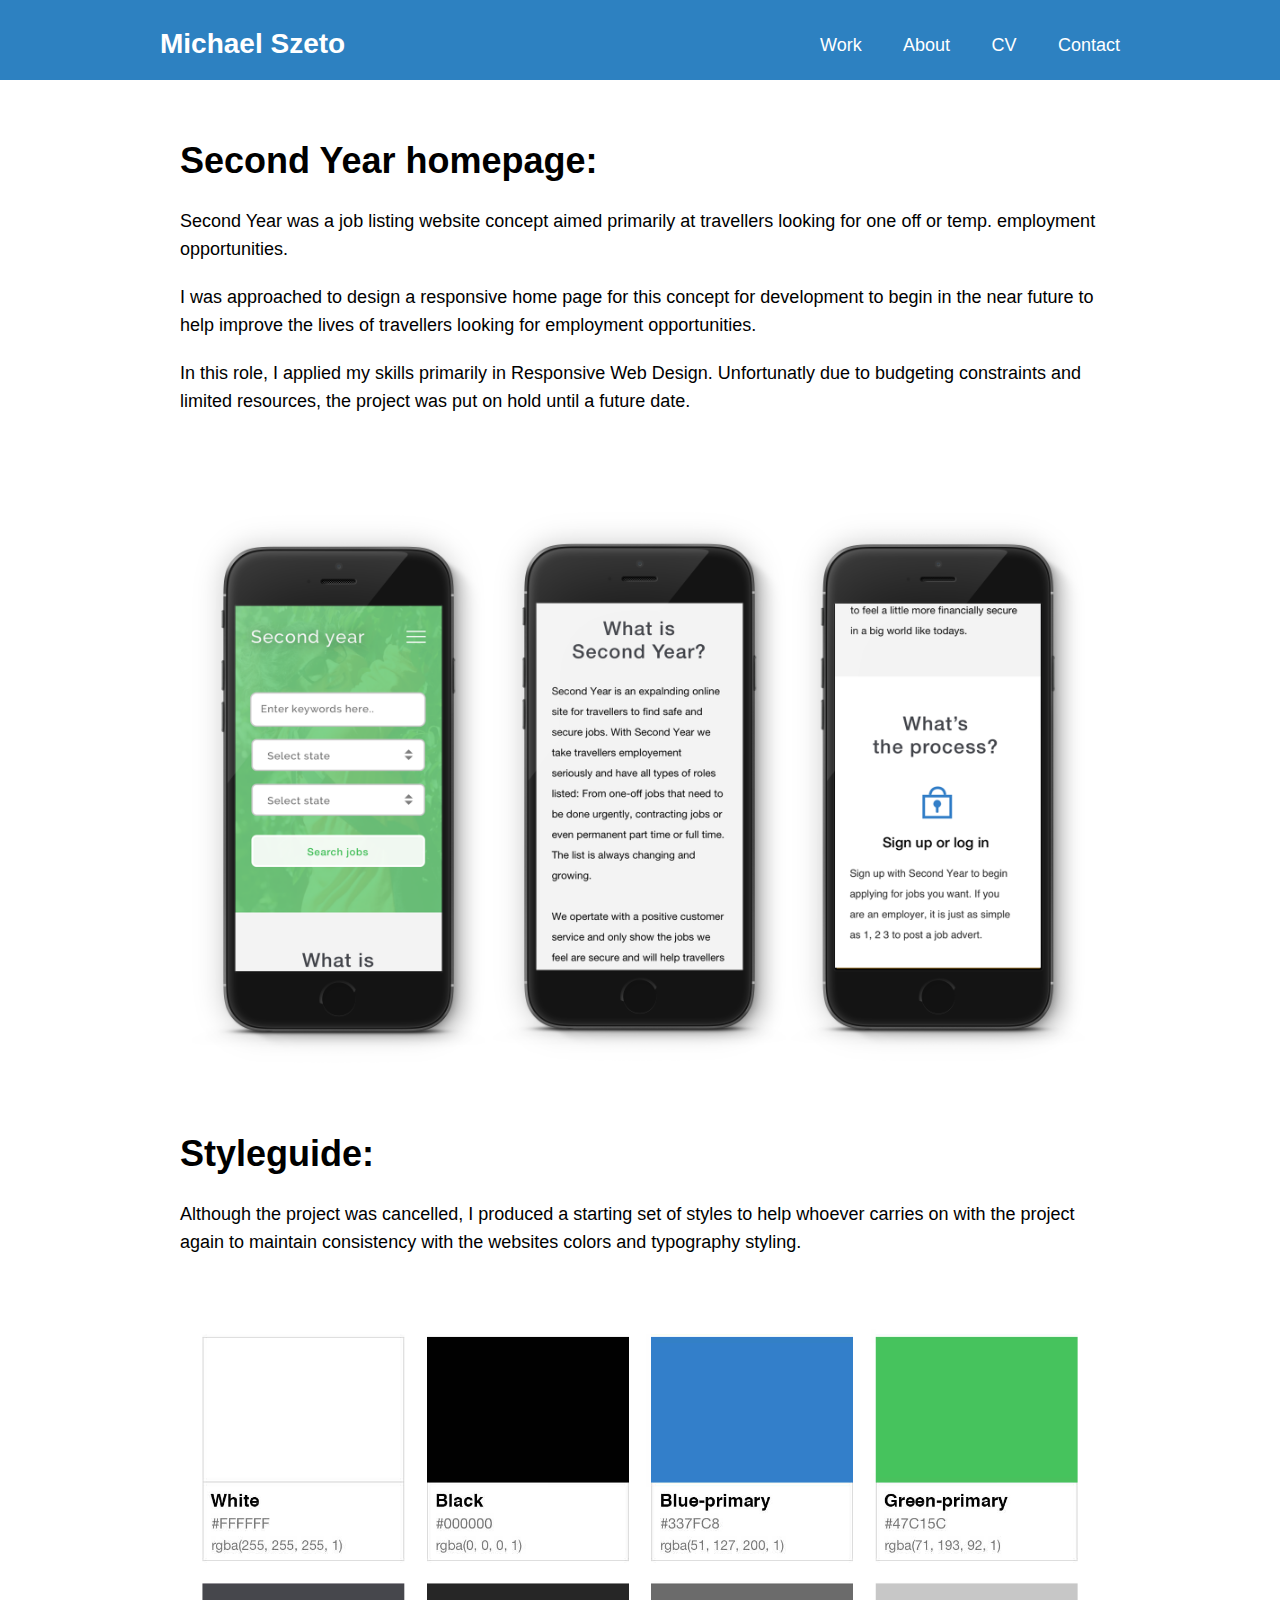
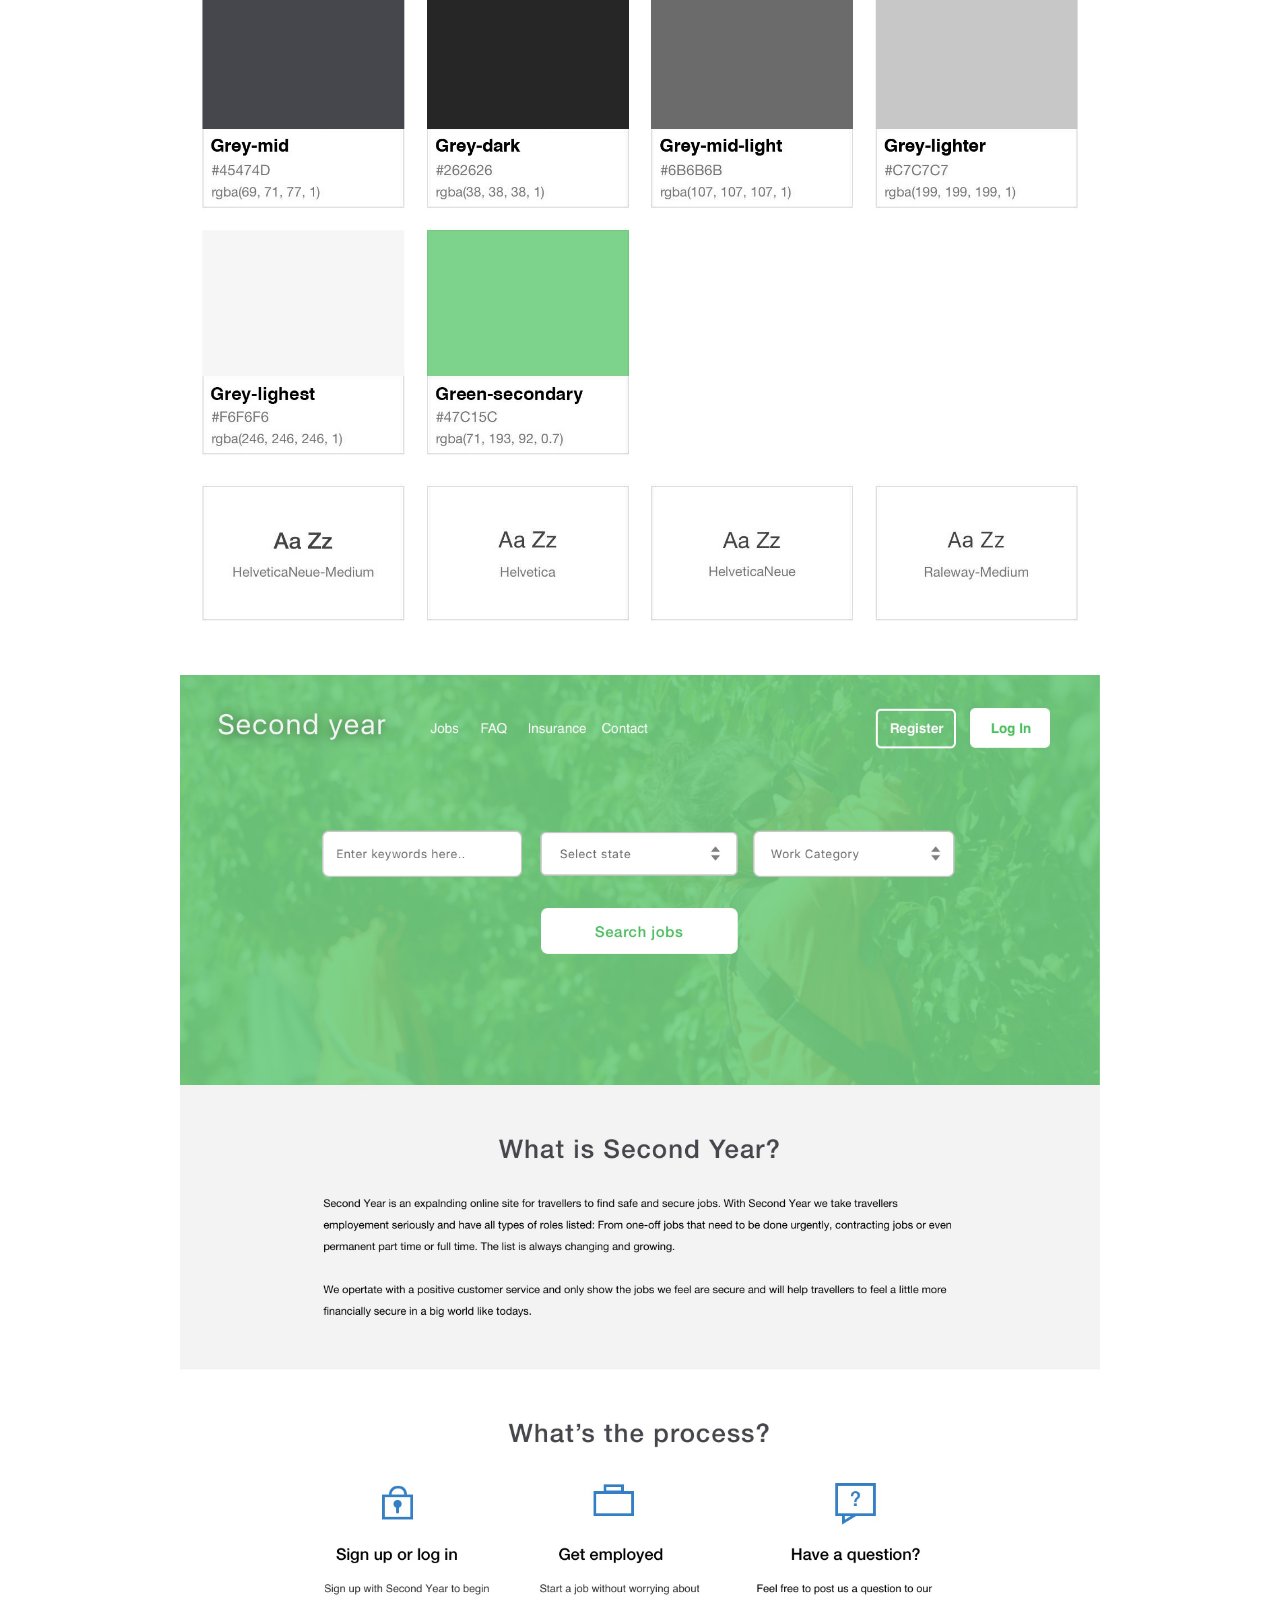
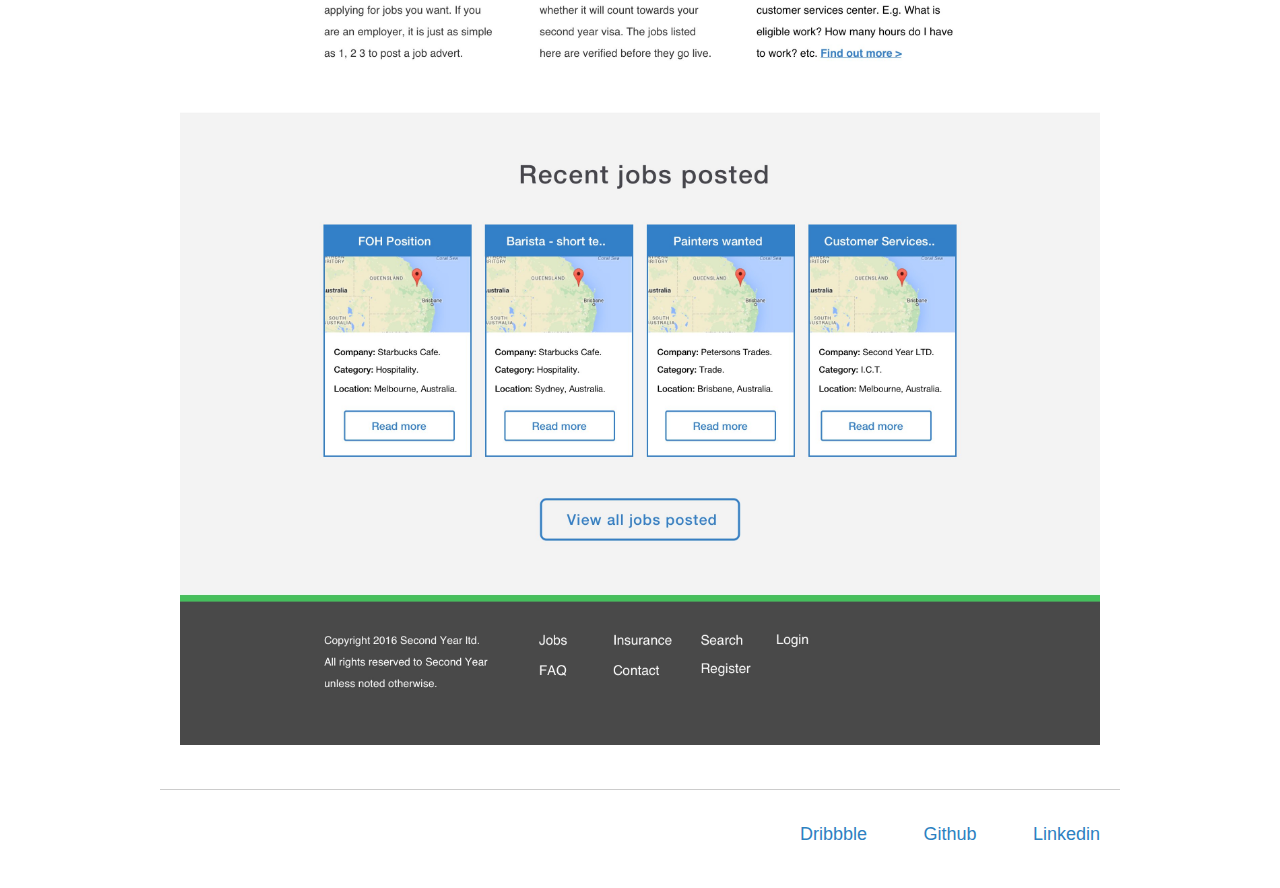
<file: second-year.html>
<!DOCTYPE html>
<head>
<html lang="eng">
    <meta charset="utf-8">
    <meta name="viewport" content="width=device-width, initial-scale=1.0">
    <title>Michael Szeto >> Second Year</title>
    <link rel="shortcut icon" href="img/favicon.ico" />
    <meta name="author" content="Michael Szeto">
    <meta name="description" content="The portfolio of Michael Szeto - An Interaction Designer and Front End Developer working in Auckland, New Zealand">
    <link rel="stylesheet" type="text/css" href="css/styles.css?v=1">
    
    <!-- open graph start -->
    <meta property="og:title" content="Michael Szeto">
    <meta property="og:description" content="The portfolio of Michael Szeto - An Interaction Designer and Front End Developer working in Auckland, New Zealand">
    <meta property="og:type" content="website">
    <meta property="og:url" content="">

    <meta property="og:image" content="img/cover.jpg">
    <!-- open graph end -->

    <!-- twitter cards start -->
    <meta name="twitter:card" content="summary_large_image">
    <meta name="twitter:site" content="@xyzeto">
    <meta name="twitter:title" content="Michael Szeto">
    <meta name="twitter:description" content="The portfolio of Michael Szeto - An Interaction Designer and Front End Developer working in Auckland, New Zealand">
    <meta name="twitter:image" content="img/cover.jpg">

</head>
    <body>  

      <header class="header-container">
        <div class="header-row">        
          
          <div class="header-title-container">
            <a href="index.html">
              <h1 class="header-title">Michael Szeto</h1>            
            </a>
            <div class="header-mobile-menu">
              <div class="mobile-menu">Menu</div> 
              <div class="svg-container">
                <svg class="arrow" xmlns="http://www.w3.org/2000/svg" viewBox="0 0 14 9">
                  <path d="M7,5.32l5.42-5.2a0.31,0.31,0,0,1,.5,0l0.93,0.93a0.33,0.33,0,0,1,0,.5L7.27,7.91a0.38,0.38,0,0,1-.5,0L0.13,1.55a0.31,0.31,0,0,1,0-.5l1-.93a0.31,0.31,0,0,1,.5,0Z" transform="translate(0 0)"></path>
                </svg>              
              </div>              
            </div>           
          </div>

          <nav>
            <ul class="header-nav-items-container">
              <a href="index.html">
                <li class="header-nav-item">Work</li>
              </a>
              <a href="about.html">              
                <li class="header-nav-item">About</li>
              </a>
              <a href="img/michael_szeto_cv_2018.pdf">              
                <li class="header-nav-item">CV</li>
              </a>
              <a href="mailto:szetomj@gmail.com">
                <li class="header-nav-item">Contact</li>
              </a>
            </ul>
          </nav>

        </div>
      </header>

      <main>
        <div class="container">
          <div class="row">
            <h2>Second Year homepage:</h2>
            <p> Second Year was a job listing website concept aimed primarily at travellers looking for one off or temp. employment opportunities.</p>

            <p>I was approached to design a responsive home page for this concept for development to begin in the near future to help improve the lives of travellers looking for employment opportunities.</p>

            <p>In this role, I applied my skills primarily in Responsive Web Design. Unfortunatly due to budgeting constraints and limited resources, the project was put on hold until a future date.</p>

            <img class="img-responsive img-banner" src="img/Second-Year-Mobile.jpg">

            <h2>Styleguide:</h2>

            <p>Although the project was cancelled, I produced a starting set of styles to help whoever  carries on with the project again to maintain consistency with the websites colors and typography styling.</p>

            <img class="img-responsive img-banner" src="img/second-year-styles.jpg">
            <img class="img-responsive" src="img/Second-Year-Desktop.jpg">

        </div>
        <footer class="footer">
            <ul class="footer-items-container">
              <a href="https://dribbble.com/xyzeto">
                <li class="footer-item">Dribbble</li>
              </a>
              <a href="https://github.com/sze-warrior">              
                <li class="footer-item">Github</li>
              </a>
              <a href="https://www.linkedin.com/in/michael-szeto-a669a165/">              
                <li class="footer-item">Linkedin</li>
              </a>
            </ul>          
        </footer>
        
      </main>

      <script src="js/scripts.js"></script>
   </body>
</html>
</file>
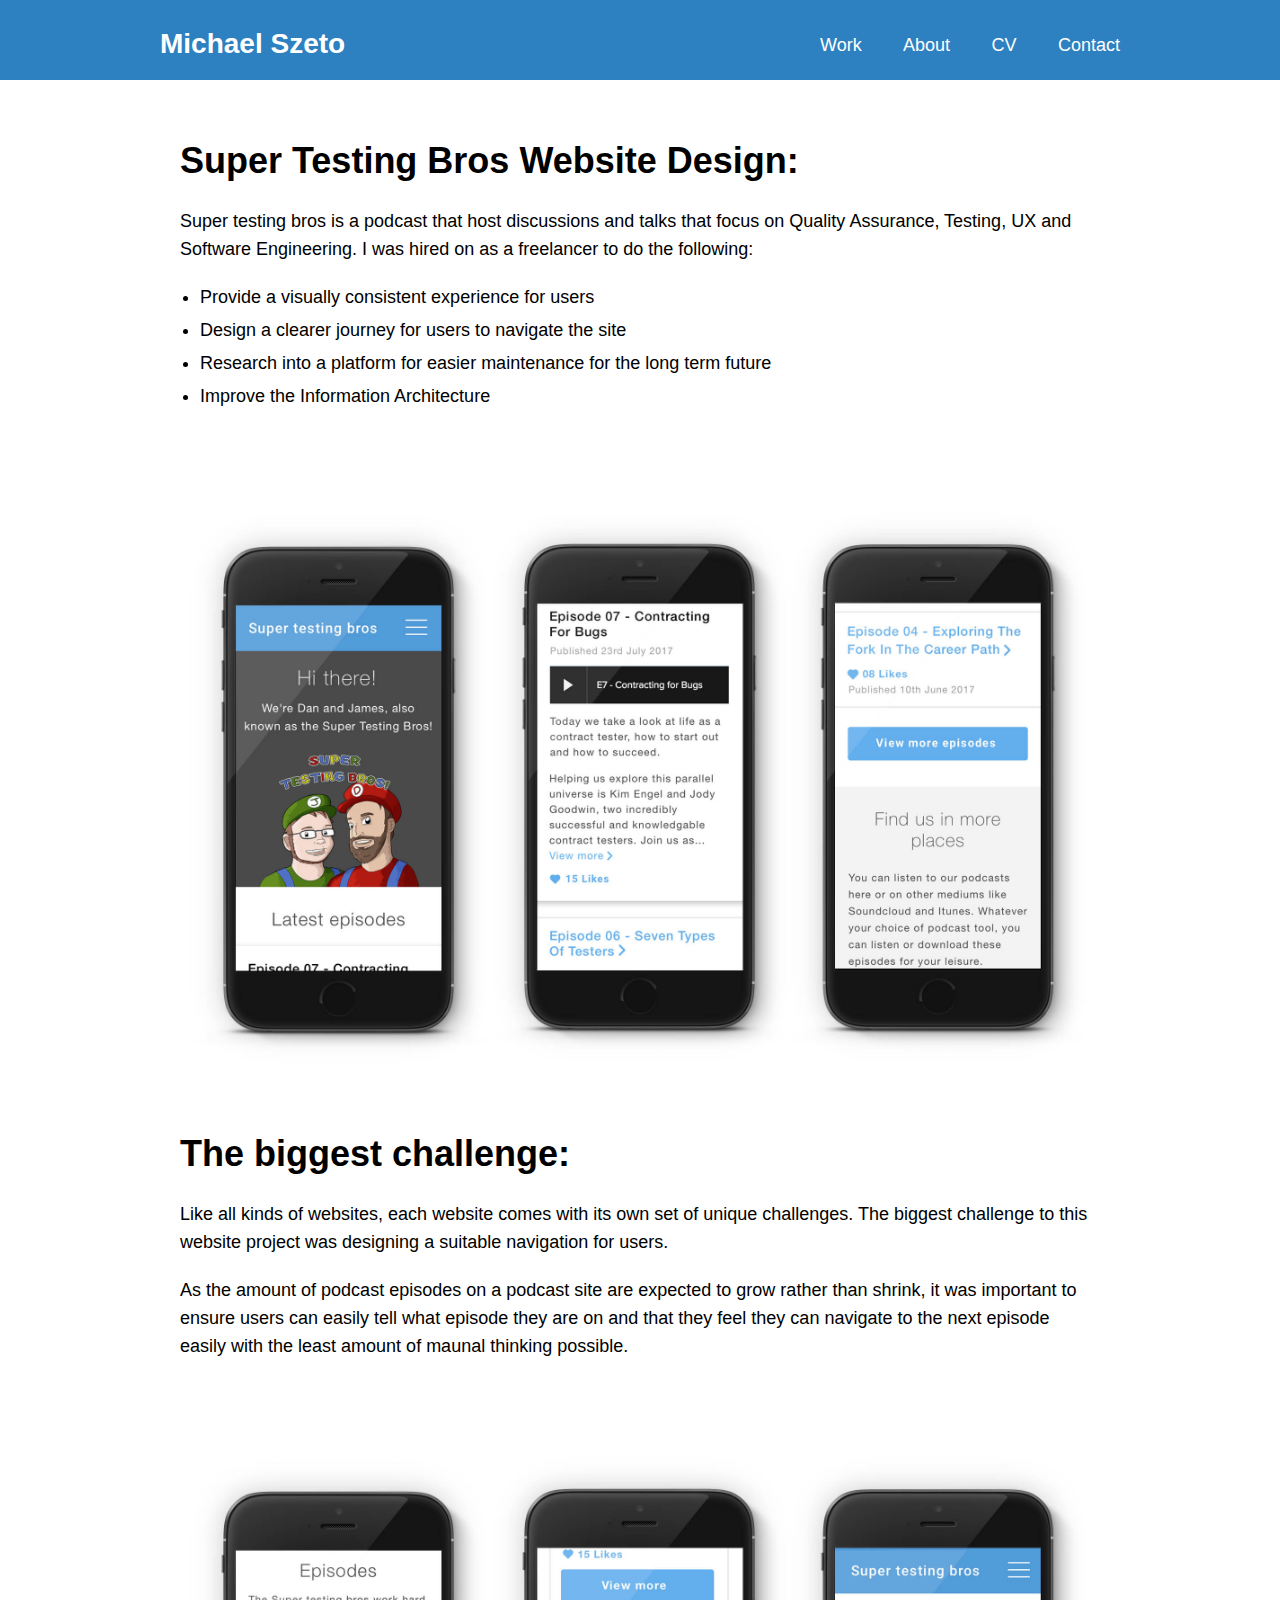
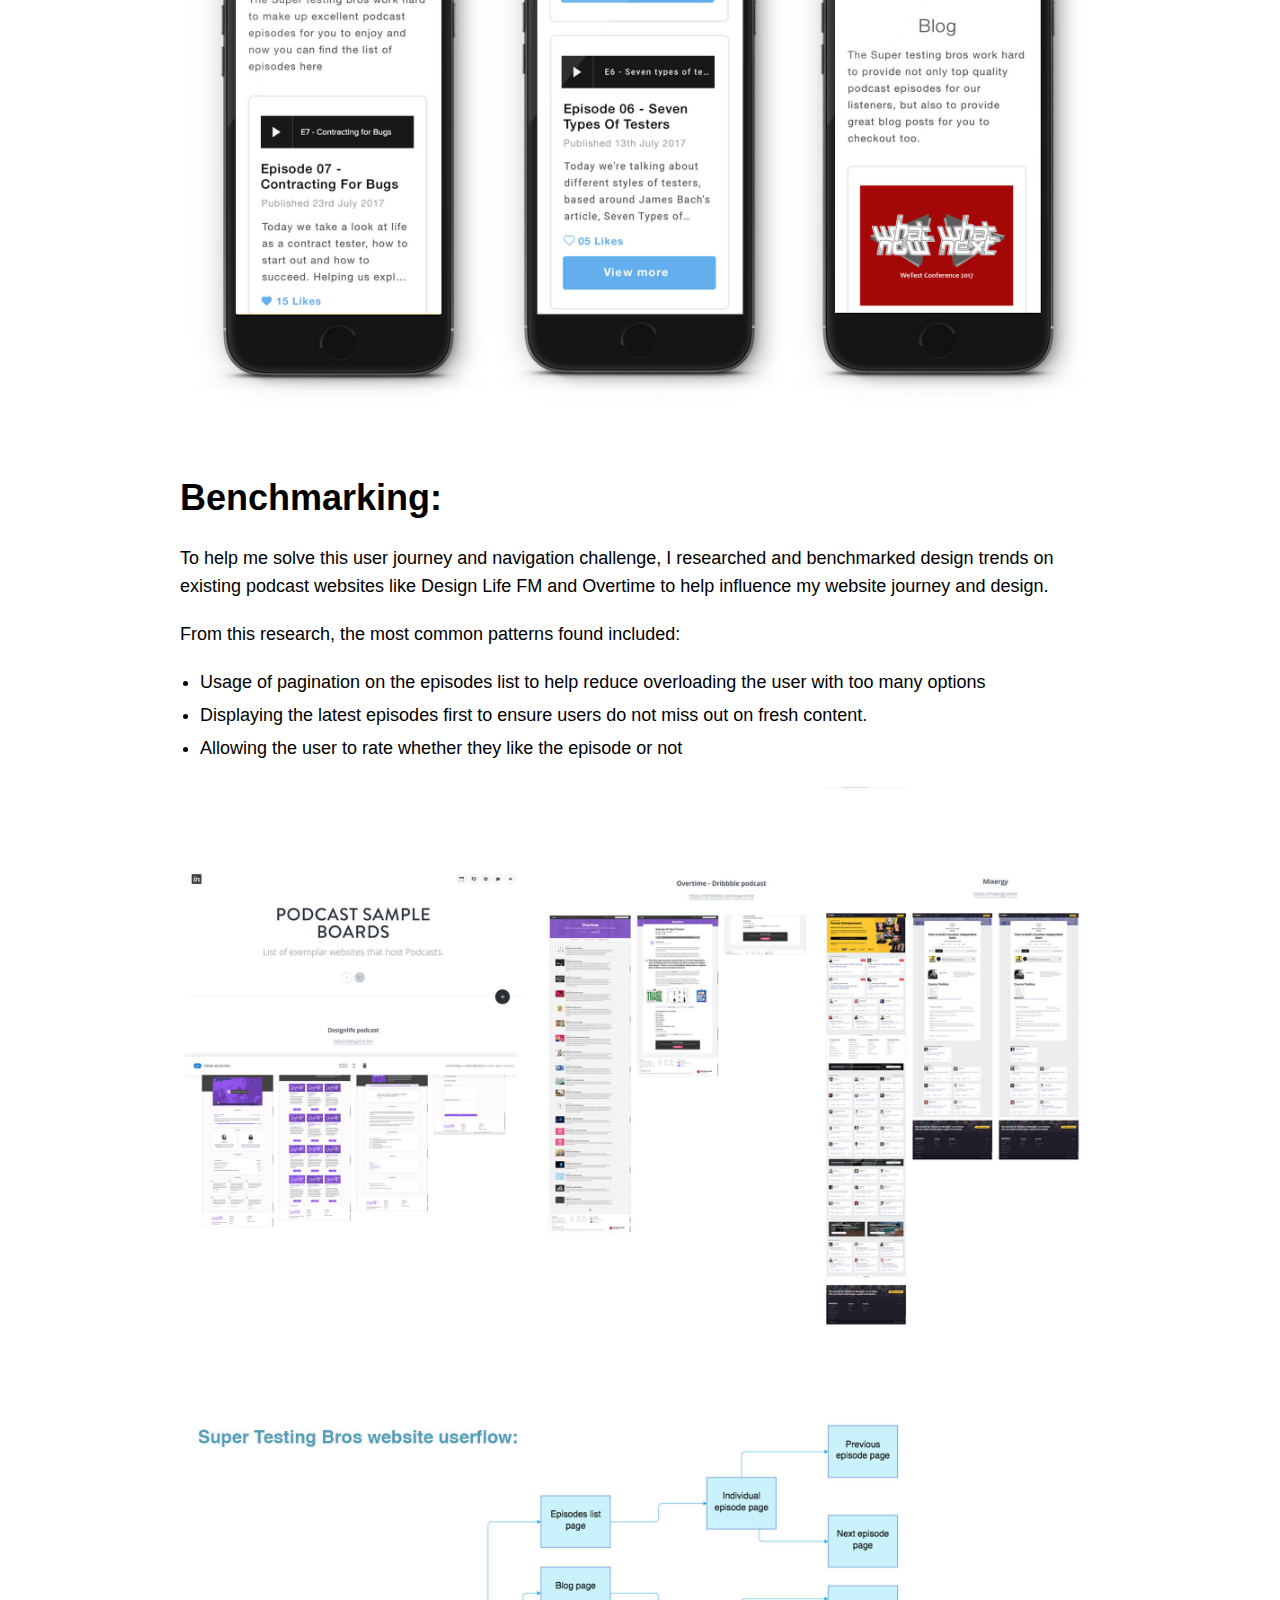
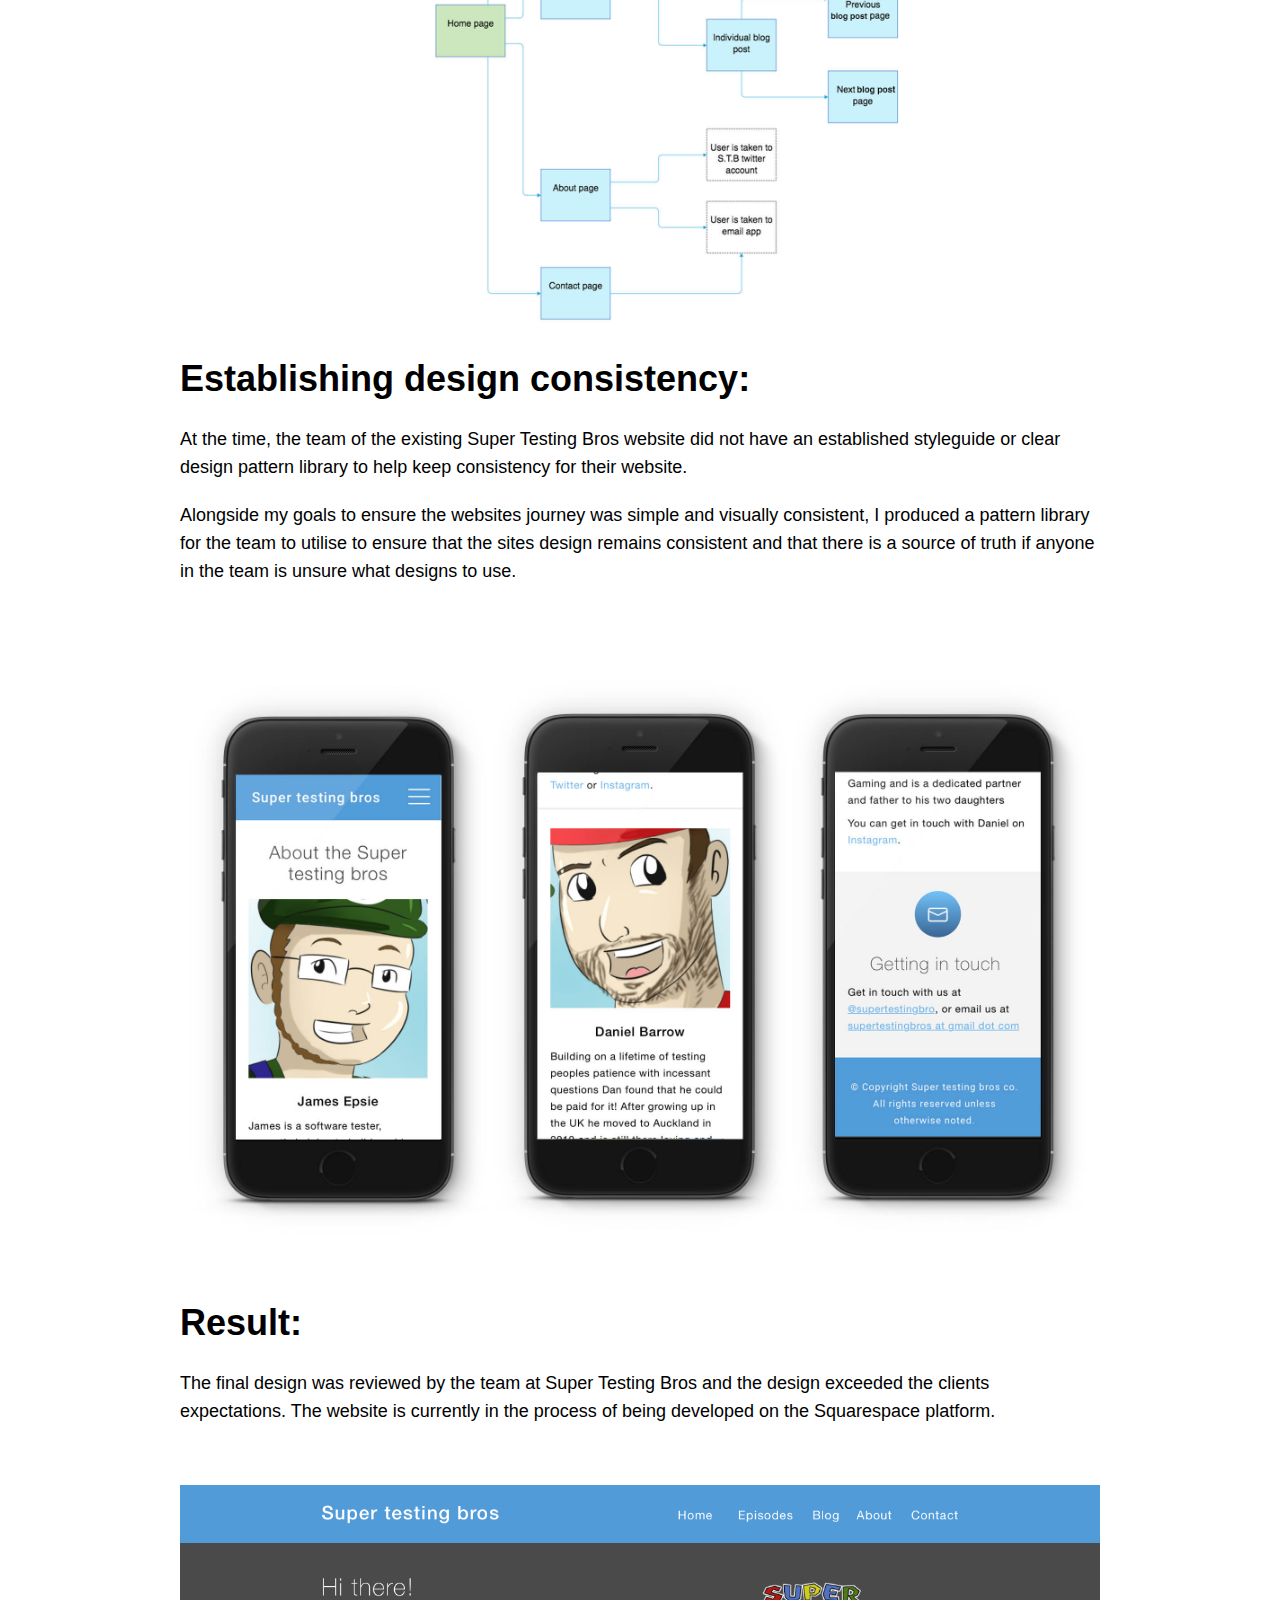
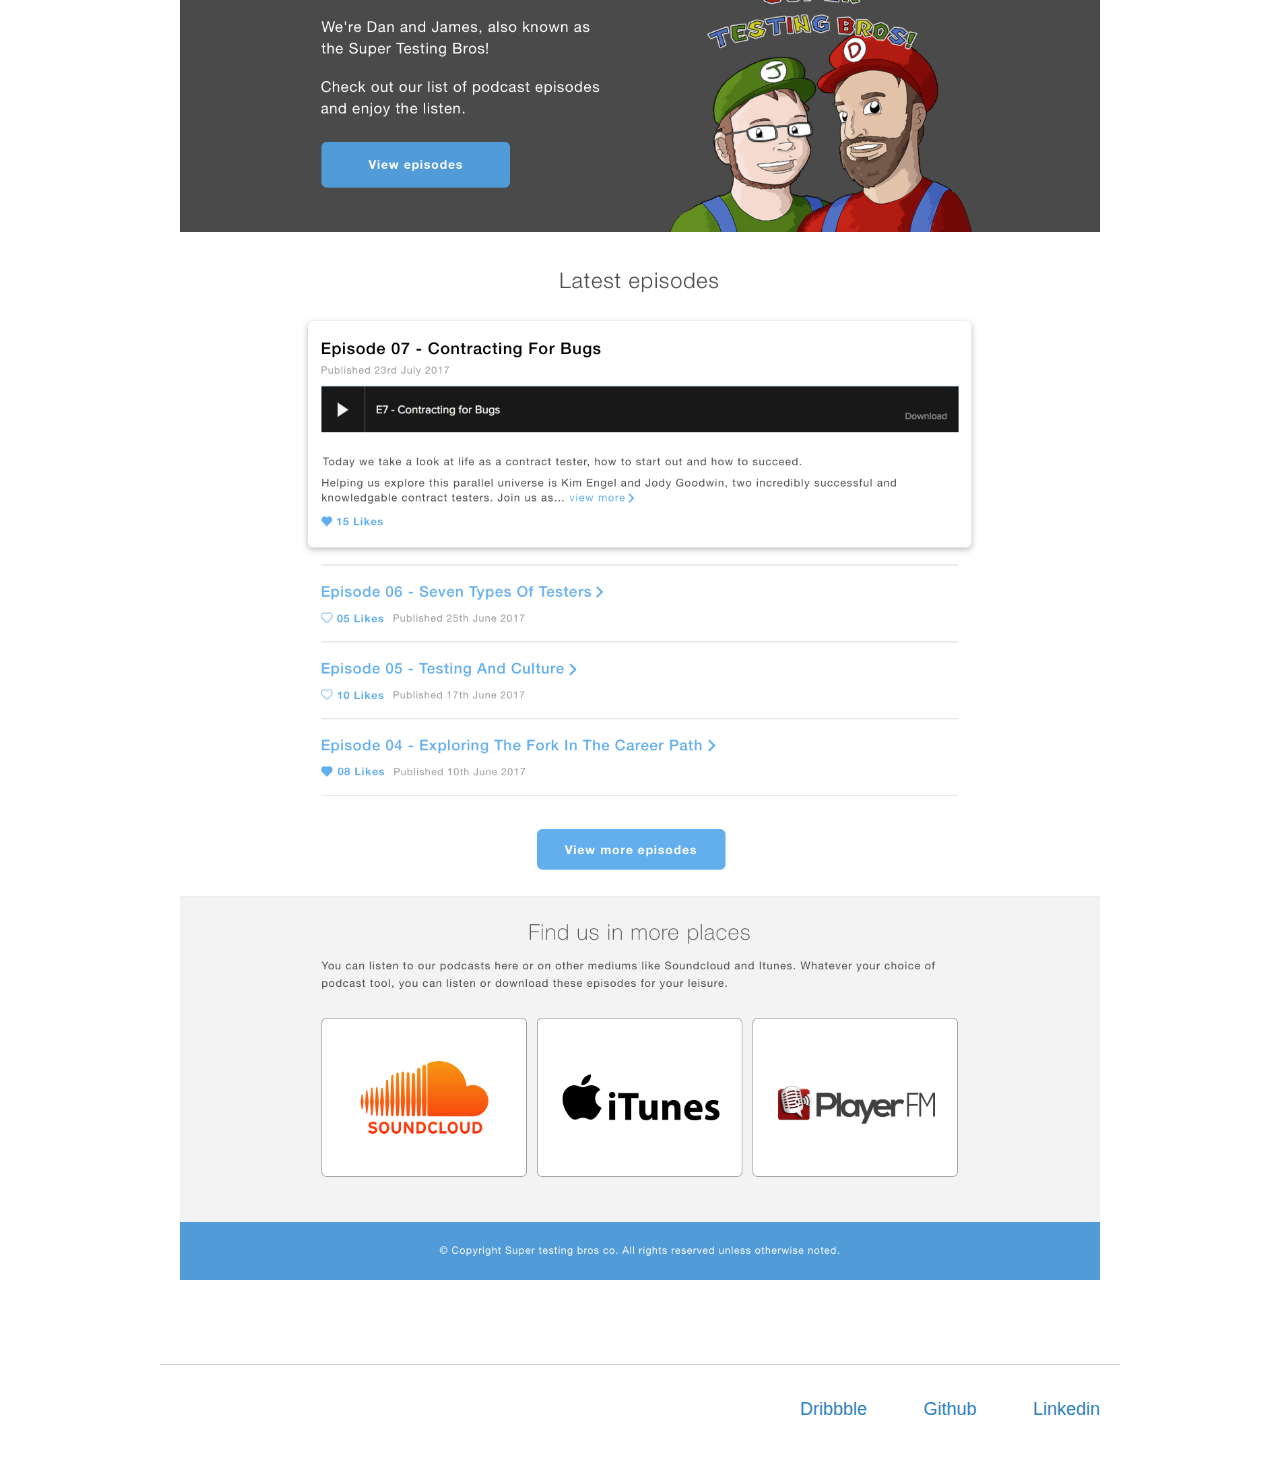
<file: super-testing-bros.html>
<!DOCTYPE html>
<head>
<html lang="eng">
    <meta charset="utf-8">
    <meta name="viewport" content="width=device-width, initial-scale=1.0">
    <title>Michael Szeto >> Super Testing Bros</title>
    <link rel="shortcut icon" href="img/favicon.ico" />
    <meta name="author" content="Michael Szeto">
    <meta name="description" content="The portfolio of Michael Szeto - An Interaction Designer and Front End Developer working in Auckland, New Zealand">
    <link rel="stylesheet" type="text/css" href="css/styles.css?v=1">

    <!-- open graph start -->
    <meta property="og:title" content="Michael Szeto">
    <meta property="og:description" content="The portfolio of Michael Szeto - An Interaction Designer and Front End Developer working in Auckland, New Zealand">
    <meta property="og:type" content="website">
    <meta property="og:url" content="">

    <meta property="og:image" content="img/cover.jpg">
    <!-- open graph end -->

    <!-- twitter cards start -->
    <meta name="twitter:card" content="summary_large_image">
    <meta name="twitter:site" content="@xyzeto">
    <meta name="twitter:title" content="Michael Szeto">
    <meta name="twitter:description" content="The portfolio of Michael Szeto - An Interaction Designer and Front End Developer working in Auckland, New Zealand">
    <meta name="twitter:image" content="img/cover.jpg">
    
</head>
    <body>  

      <header class="header-container">
        <div class="header-row">        
          
          <div class="header-title-container">
            <a href="index.html">
              <h1 class="header-title">Michael Szeto</h1>            
            </a>
            <div class="header-mobile-menu">
              <div class="mobile-menu">Menu</div> 
              <div class="svg-container">
                <svg class="arrow" xmlns="http://www.w3.org/2000/svg" viewBox="0 0 14 9">
                  <path d="M7,5.32l5.42-5.2a0.31,0.31,0,0,1,.5,0l0.93,0.93a0.33,0.33,0,0,1,0,.5L7.27,7.91a0.38,0.38,0,0,1-.5,0L0.13,1.55a0.31,0.31,0,0,1,0-.5l1-.93a0.31,0.31,0,0,1,.5,0Z" transform="translate(0 0)"></path>
                </svg>              
              </div>              
            </div>           
          </div>

          <nav>
            <ul class="header-nav-items-container">
              <a href="index.html">
                <li class="header-nav-item">Work</li>
              </a>
              <a href="about.html">              
                <li class="header-nav-item">About</li>
              </a>
              <a href="img/michael_szeto_cv_2018.pdf">              
                <li class="header-nav-item">CV</li>
              </a>
              <a href="mailto:szetomj@gmail.com">
                <li class="header-nav-item">Contact</li>
              </a>
            </ul>
          </nav>

        </div>
      </header>

      <main class="container">

        <div class="row">
          <h2>Super Testing Bros Website Design:</h2>
          <p> Super testing bros is a podcast that host discussions and talks that focus on Quality Assurance, Testing, UX and Software Engineering. I was hired on as a freelancer to do the following:</p>

          <ul>
            <li>Provide a visually consistent experience for users</li>
            <li>Design a clearer journey for users to navigate the site</li>
            <li>Research into a platform for easier maintenance for the long term future</li>
            <li>Improve the Information Architecture</li>
          </ul>

          <img class="img-responsive img-banner" src="img/super-testing-bros-mobile1.jpg">

          <h2>The biggest challenge:</h2>

          <p>Like all kinds of websites, each website comes with its own set of unique challenges. The biggest challenge to this website project was designing a suitable navigation for users.</p> 

          <p>As the amount of podcast episodes on a podcast site are expected to grow rather than shrink, it was important to ensure users can easily tell what episode they are on and that they feel they can navigate to the next episode easily with the least amount of maunal thinking possible.</p>

          <img class="img-responsive img-banner" src="img/super-testing-bros-mobile2.jpg">

          <h2>Benchmarking:</h2>
          <p>To help me solve this user journey and navigation challenge, I researched and benchmarked design trends on existing podcast websites like Design Life FM and Overtime to help influence my website journey and design.</p>

          <p>From this research, the most common patterns found included:</p>

          <ul>
            <li>Usage of pagination on the episodes list to help reduce overloading the user with too many options</li>            
            <li>Displaying the latest episodes first to ensure users do not miss out on fresh content.</li>            
            <li>Allowing the user to rate whether they like the episode or not</li>
          </ul>

          <img class="img-responsive" src="img/podcast-examples.jpg">
          <img class="img-responsive" src="img/super-testing-bros-flow.jpg">

          <h2>Establishing design consistency:</h2>

          <p>At the time, the team of the existing Super Testing Bros website did not have an established styleguide or clear design pattern library to help keep consistency for their website.</p>

          <p>Alongside my goals to ensure the websites journey was simple and visually consistent, I produced a pattern library for the team to utilise to ensure that the sites design remains consistent and that there is a source of truth if anyone in the team is unsure what designs to use.</p>

          <img class="img-responsive img-banner" src="img/super-testing-bros-mobile3.jpg">

          <h2>Result:</h2>

          <p>The final design was reviewed by the team at Super Testing Bros and the design exceeded the clients expectations. The website is currently in the process of being developed on the Squarespace platform.</p>

          <img class="img-responsive img-banner" src="img/super-testing-bros-desktop.jpg">

        </div>

        <footer class="footer">
            <ul class="footer-items-container">
              <a href="https://dribbble.com/xyzeto">
                <li class="footer-item">Dribbble</li>
              </a>
              <a href="https://github.com/sze-warrior">              
                <li class="footer-item">Github</li>
              </a>
              <a href="https://www.linkedin.com/in/michael-szeto-a669a165/">              
                <li class="footer-item">Linkedin</li>
              </a>
            </ul>          
        </footer>

      </main>

      <script src="js/scripts.js"></script>
   </body>
</html>
</file>
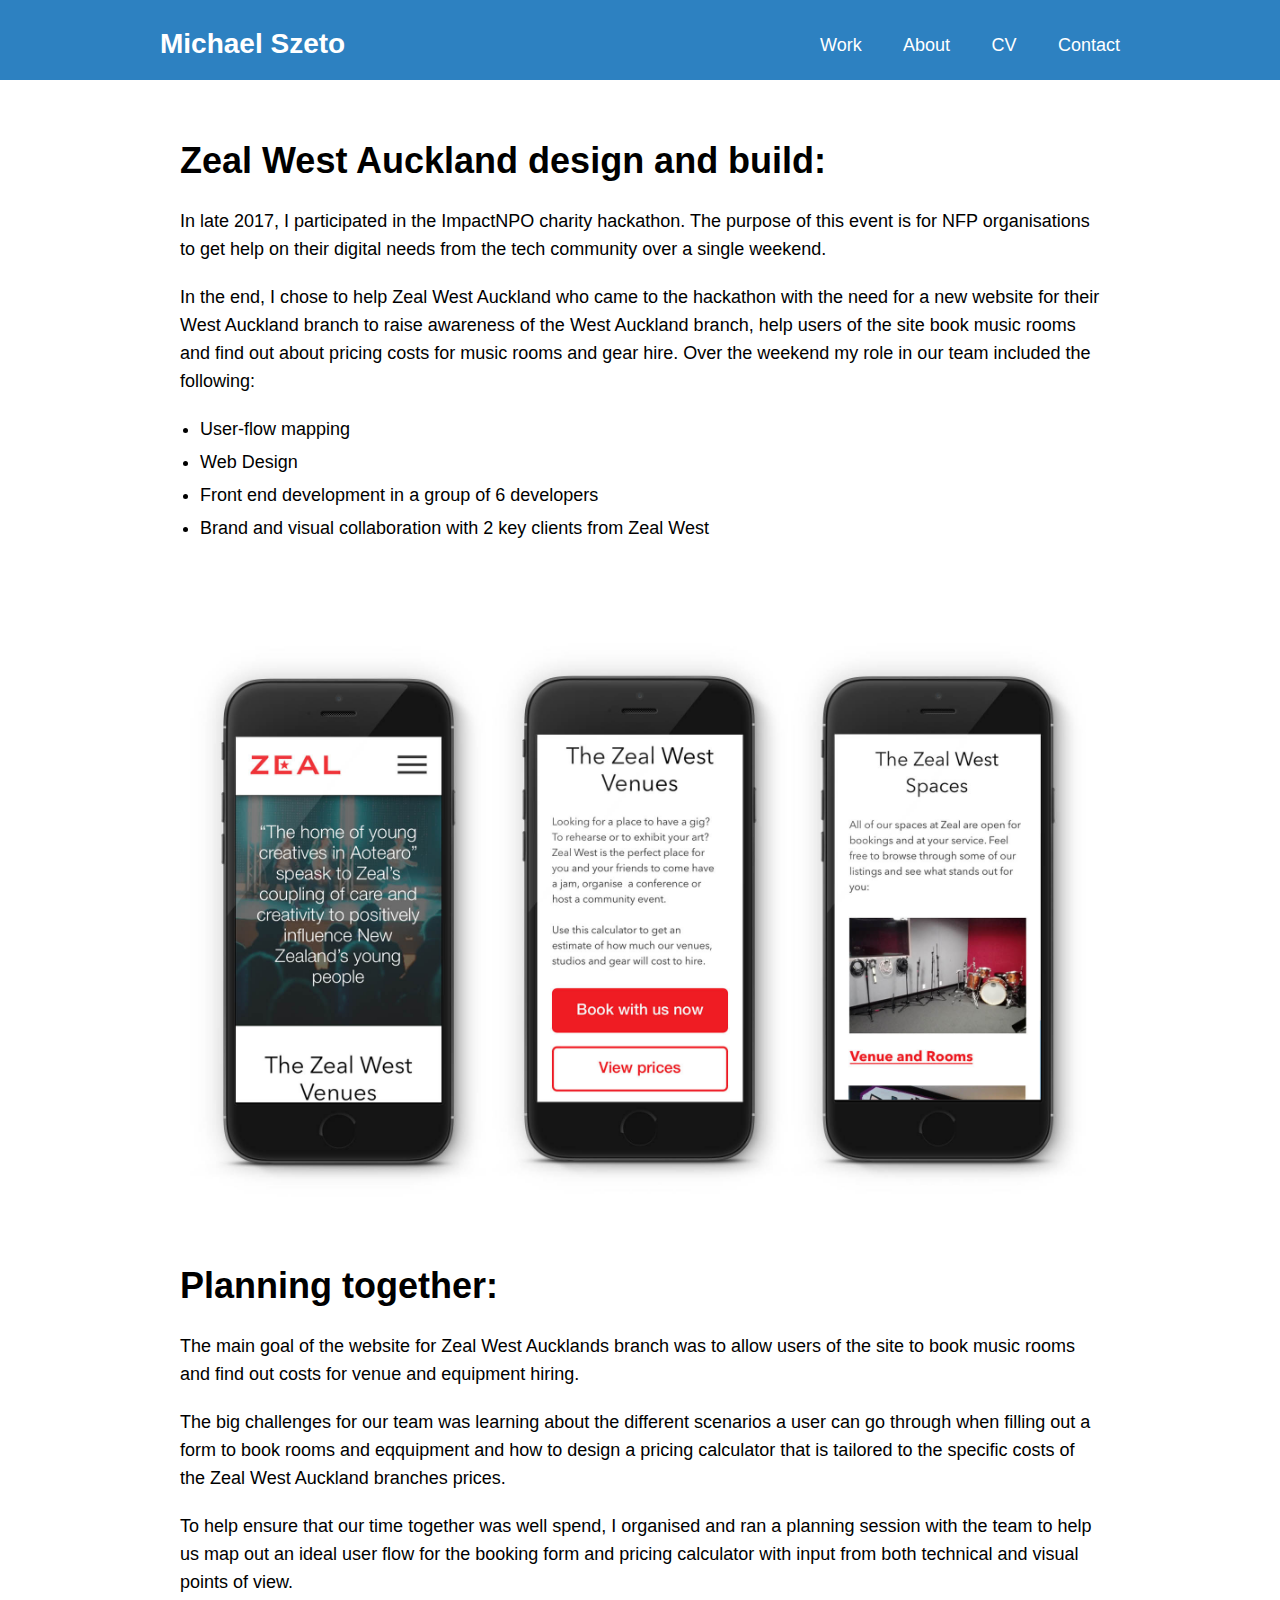
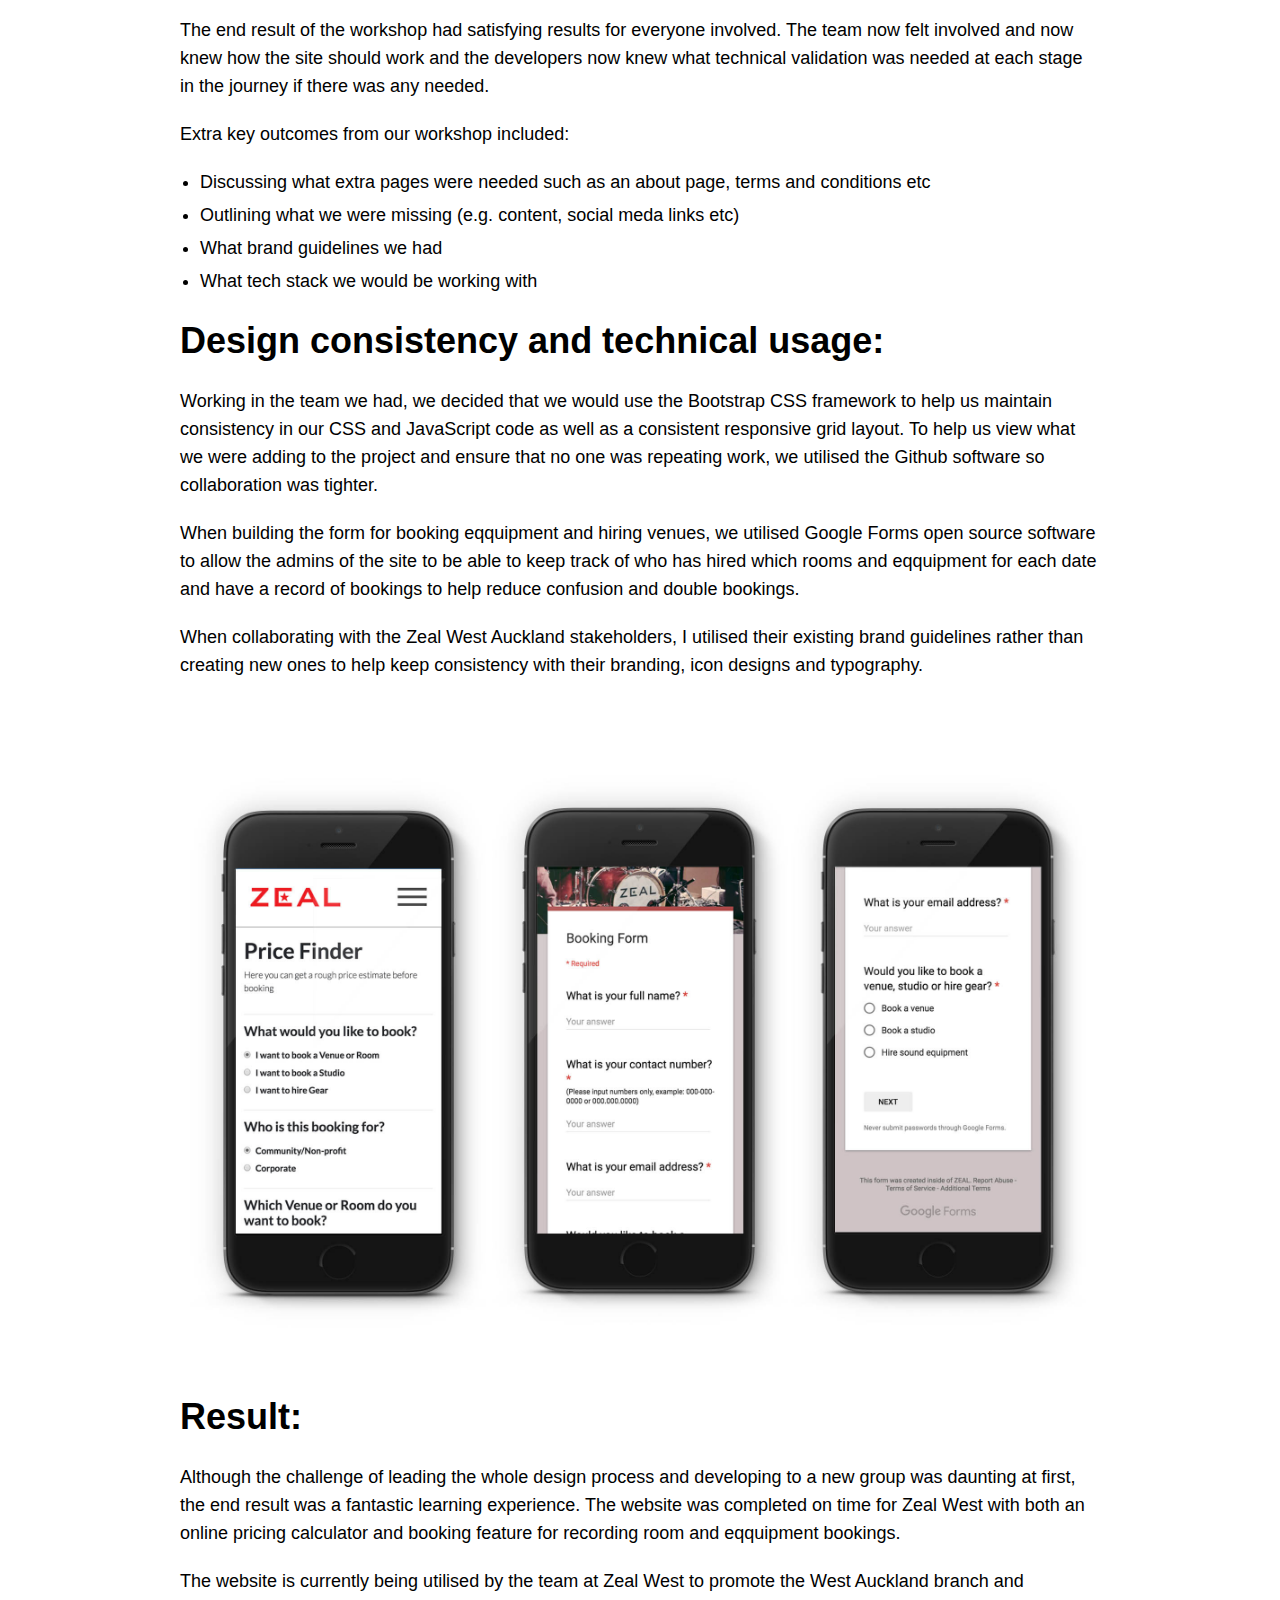
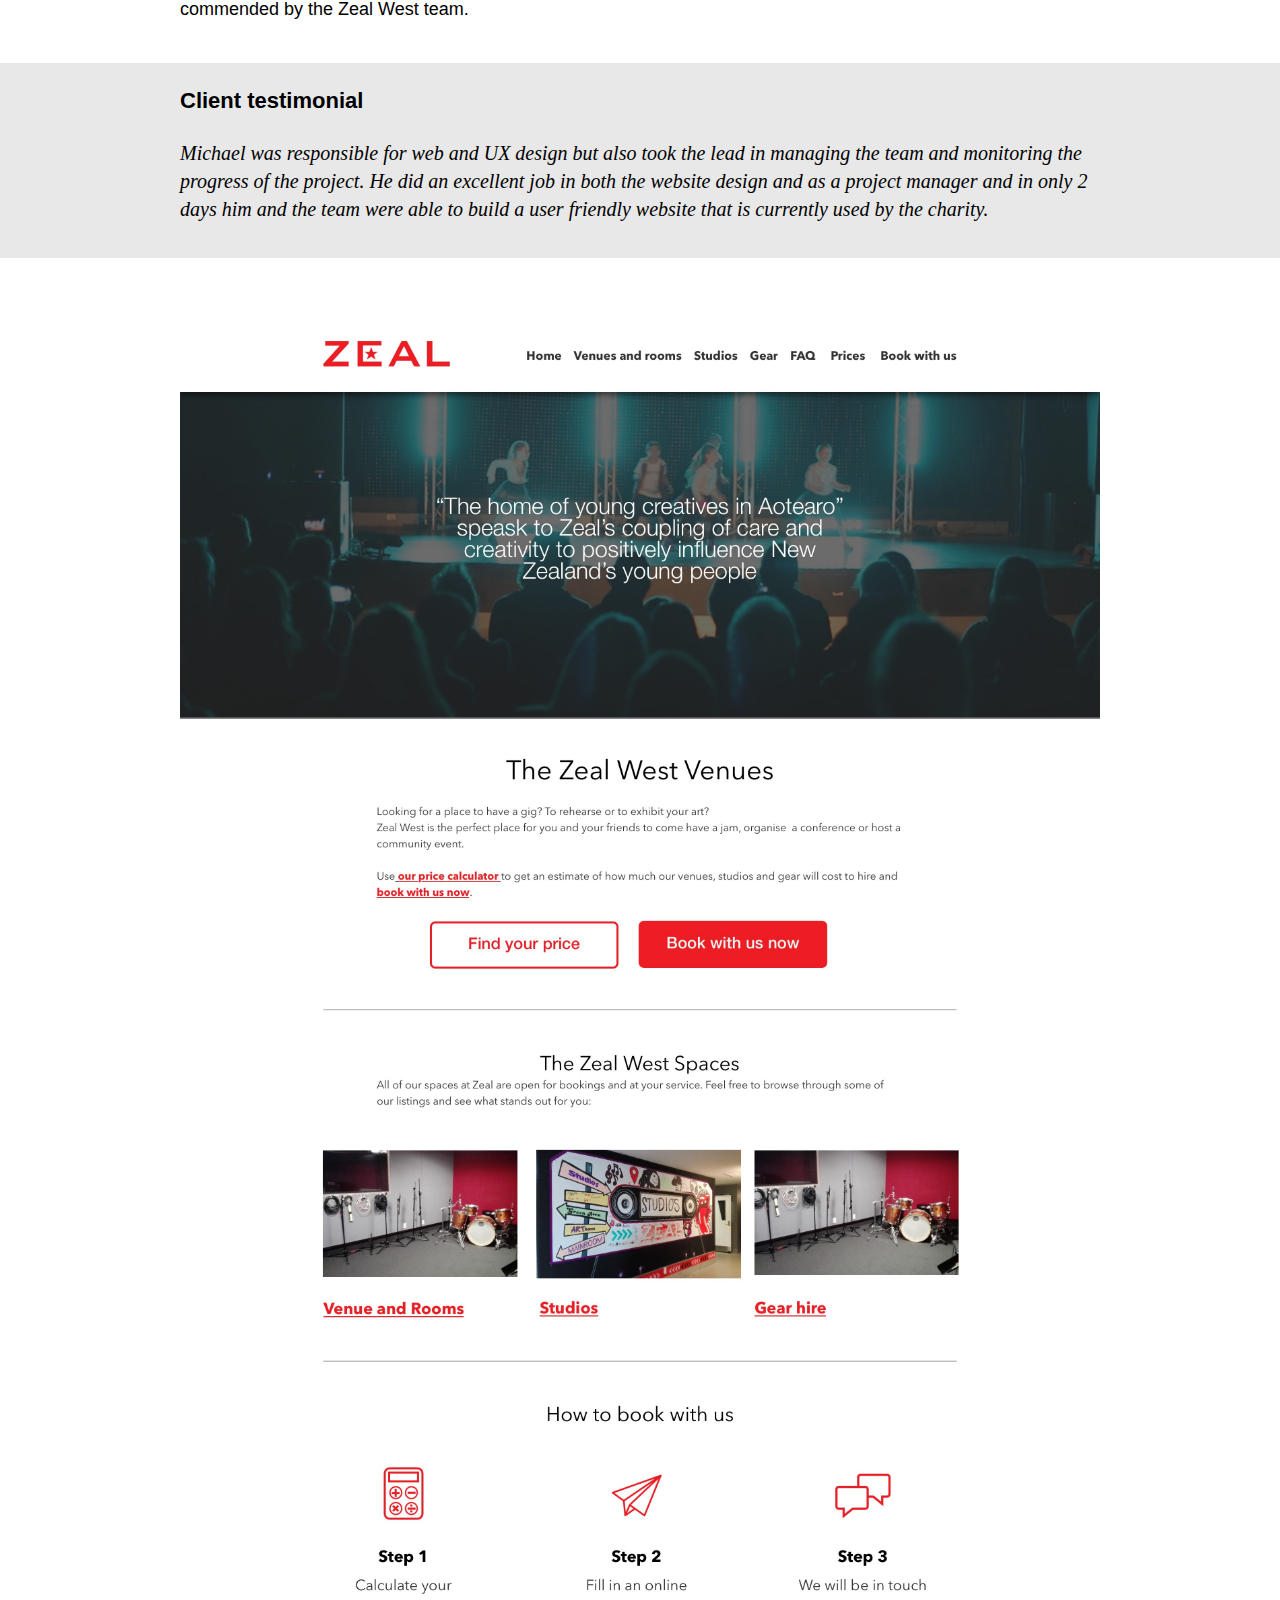
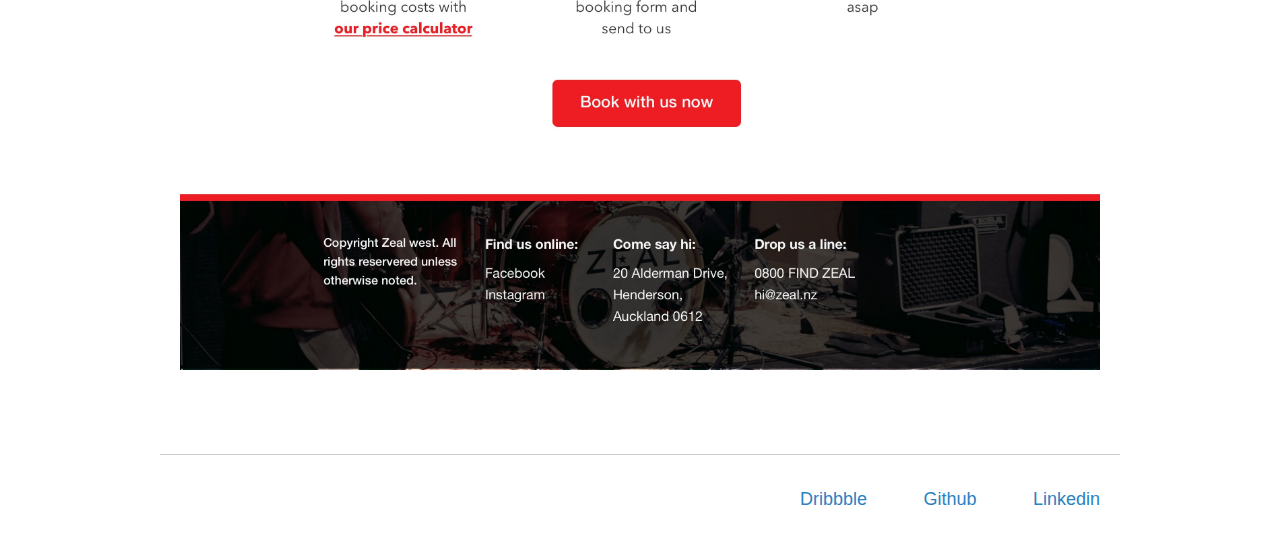
<file: zeal-west.html>
<!DOCTYPE html>
<head>
<html lang="eng">
    <meta charset="utf-8">
    <meta name="viewport" content="width=device-width, initial-scale=1.0">
    <title>Michael Szeto >> Zeal West</title>
    <link rel="shortcut icon" href="img/favicon.ico" />
    <meta name="author" content="Michael Szeto">
    <meta name="description" content="The portfolio of Michael Szeto - An Interaction Designer and Front End Developer working in Auckland, New Zealand">
    <link rel="stylesheet" type="text/css" href="css/styles.css?v=1">

    <!-- open graph start -->
    <meta property="og:title" content="Michael Szeto">
    <meta property="og:description" content="The portfolio of Michael Szeto - An Interaction Designer and Front End Developer working in Auckland, New Zealand">
    <meta property="og:type" content="website">
    <meta property="og:url" content="">

    <meta property="og:image" content="img/cover.jpg">
    <!-- open graph end -->

    <!-- twitter cards start -->
    <meta name="twitter:card" content="summary_large_image">
    <meta name="twitter:site" content="@xyzeto">
    <meta name="twitter:title" content="Michael Szeto">
    <meta name="twitter:description" content="The portfolio of Michael Szeto - An Interaction Designer and Front End Developer working in Auckland, New Zealand">
    <meta name="twitter:image" content="img/cover.jpg">


</head>
    <body>  

      <header class="header-container">
        <div class="header-row">        
          
          <div class="header-title-container">
            <a href="index.html">
              <h1 class="header-title">Michael Szeto</h1>            
            </a>
            <div class="header-mobile-menu">
              <div class="mobile-menu">Menu</div> 
              <div class="svg-container">
                <svg class="arrow" xmlns="http://www.w3.org/2000/svg" viewBox="0 0 14 9">
                  <path d="M7,5.32l5.42-5.2a0.31,0.31,0,0,1,.5,0l0.93,0.93a0.33,0.33,0,0,1,0,.5L7.27,7.91a0.38,0.38,0,0,1-.5,0L0.13,1.55a0.31,0.31,0,0,1,0-.5l1-.93a0.31,0.31,0,0,1,.5,0Z" transform="translate(0 0)"></path>
                </svg>              
              </div>              
            </div>           
          </div>

          <nav>
            <ul class="header-nav-items-container">
              <a href="index.html">
                <li class="header-nav-item">Work</li>
              </a>
              <a href="about.html">              
                <li class="header-nav-item">About</li>
              </a>
              <a href="img/michael_szeto_cv_2018.pdf">              
                <li class="header-nav-item">CV</li>
              </a>
              <a href="mailto:szetomj@gmail.com">
                <li class="header-nav-item">Contact</li>
              </a>
            </ul>
          </nav>

        </div>
      </header>

      <main>
        <div class="container">
          <div class="row">
            <h2>Zeal West Auckland design and build:</h2>
            <p> In late 2017, I participated in the ImpactNPO charity hackathon. The purpose of this event is for NFP organisations to get help on their digital needs from the tech community over a single weekend.</p>

            <p>In the end, I chose to help Zeal West Auckland who came to the hackathon with the need for a new website for their West Auckland branch to raise awareness of the West Auckland branch, help users of the site book music rooms and find out about pricing costs for music rooms and gear hire. Over the weekend my role in our team included the following:</p>

            <ul>
              <li>User-flow mapping</li>
              <li>Web Design</li>
              <li>Front end development in a group of 6 developers</li>
              <li>Brand and visual collaboration with 2 key clients from Zeal West</li>
            </ul>

            <img class="img-responsive img-banner" src="img/zeal-west-mobile1.jpg">

            <h2>Planning together:</h2>

            <p>The main goal of the website for Zeal West Aucklands branch was to allow users of the site to book music rooms and find out costs for venue and equipment hiring.</p>

            <p>The big challenges for our team was learning about the different scenarios a user can go through when filling out a form to book rooms and eqquipment and how to design a pricing calculator that is tailored to the specific costs of the Zeal West Auckland branches prices.</p>

            <p>To help ensure that our time together was well spend, I organised and ran a planning session with the team to help us map out an ideal user flow for the booking form and pricing calculator with input from both technical and visual points of view.</p>

            <p> The end result of the workshop had satisfying results for everyone involved. The team now felt involved and now knew how the site should work and the developers now knew what technical validation was needed at each stage in the journey if there was any needed.</p> 

            <p>Extra key outcomes from our workshop included:</p>

            <ul>
              <li>Discussing what extra pages were needed such as an about page, terms and conditions etc</li>
              <li>Outlining what we were missing (e.g. content, social meda links etc)</li>
              <li>What brand guidelines we had</li>
              <li>What tech stack we would be working with</li>
            </ul>

            <h2>Design consistency and technical usage:</h2>

            <p>Working in the team we had, we decided that we would use the Bootstrap CSS framework to help us maintain consistency in our CSS and JavaScript code as well as a consistent responsive grid layout. To help us view what we were adding to the project and ensure that no one was repeating work, we utilised the Github software so collaboration was tighter.</p>

            <p>When building the form for booking eqquipment and hiring venues, we utilised Google Forms open source software to allow the admins of the site to be able to keep track of who has hired which rooms and eqquipment for each date and have a record of bookings to help reduce confusion and double bookings.</p>

            <p>When collaborating with the Zeal West Auckland stakeholders, I utilised their existing brand guidelines rather than creating new ones to help keep consistency with their branding, icon designs and typography.</p>

            <img class="img-responsive img-banner" src="img/zeal-west-mobile2.jpg">

            <h2>Result:</h2>

            <p>Although the challenge of leading the whole design process and developing to a new group was daunting at first, the end result was a fantastic learning experience. The website was completed on time for Zeal West with both an online pricing calculator and booking feature for recording room and eqquipment bookings.</p>

            <p>The website is currently being utilised by the team at Zeal West to promote the West Auckland branch and commended by the Zeal West team.</p>
          </div> 
        </div>

        <div class="quote-container">
          <div class="quote-wrapper">
            <h3 class="quote-heading">Client testimonial</h3>
            <blockquote class="quote-description">Michael was responsible for web and UX design but also took the lead in managing the team and monitoring the progress of the project. He did an excellent job in both the website design and as a project manager and in only 2 days him and the team were able to build a user friendly website that is currently used by the charity.
            </blockquote> 
          </div>         
        </div>

        <div class="container container-closer">
          <div class="row">
            <img class="img-responsive img-banner" src="img/zeal-west-auckland-desktop.jpg">
          </div>

          <footer class="footer">
              <ul class="footer-items-container">
                <a href="https://dribbble.com/xyzeto">
                  <li class="footer-item">Dribbble</li>
                </a>
                <a href="https://github.com/sze-warrior">              
                  <li class="footer-item">Github</li>
                </a>
                <a href="https://www.linkedin.com/in/michael-szeto-a669a165/">              
                  <li class="footer-item">Linkedin</li>
                </a>
              </ul>          
          </footer>
           
        </div>
      </main>

      <script src="js/scripts.js"></script>
   </body>
</html>
</file>
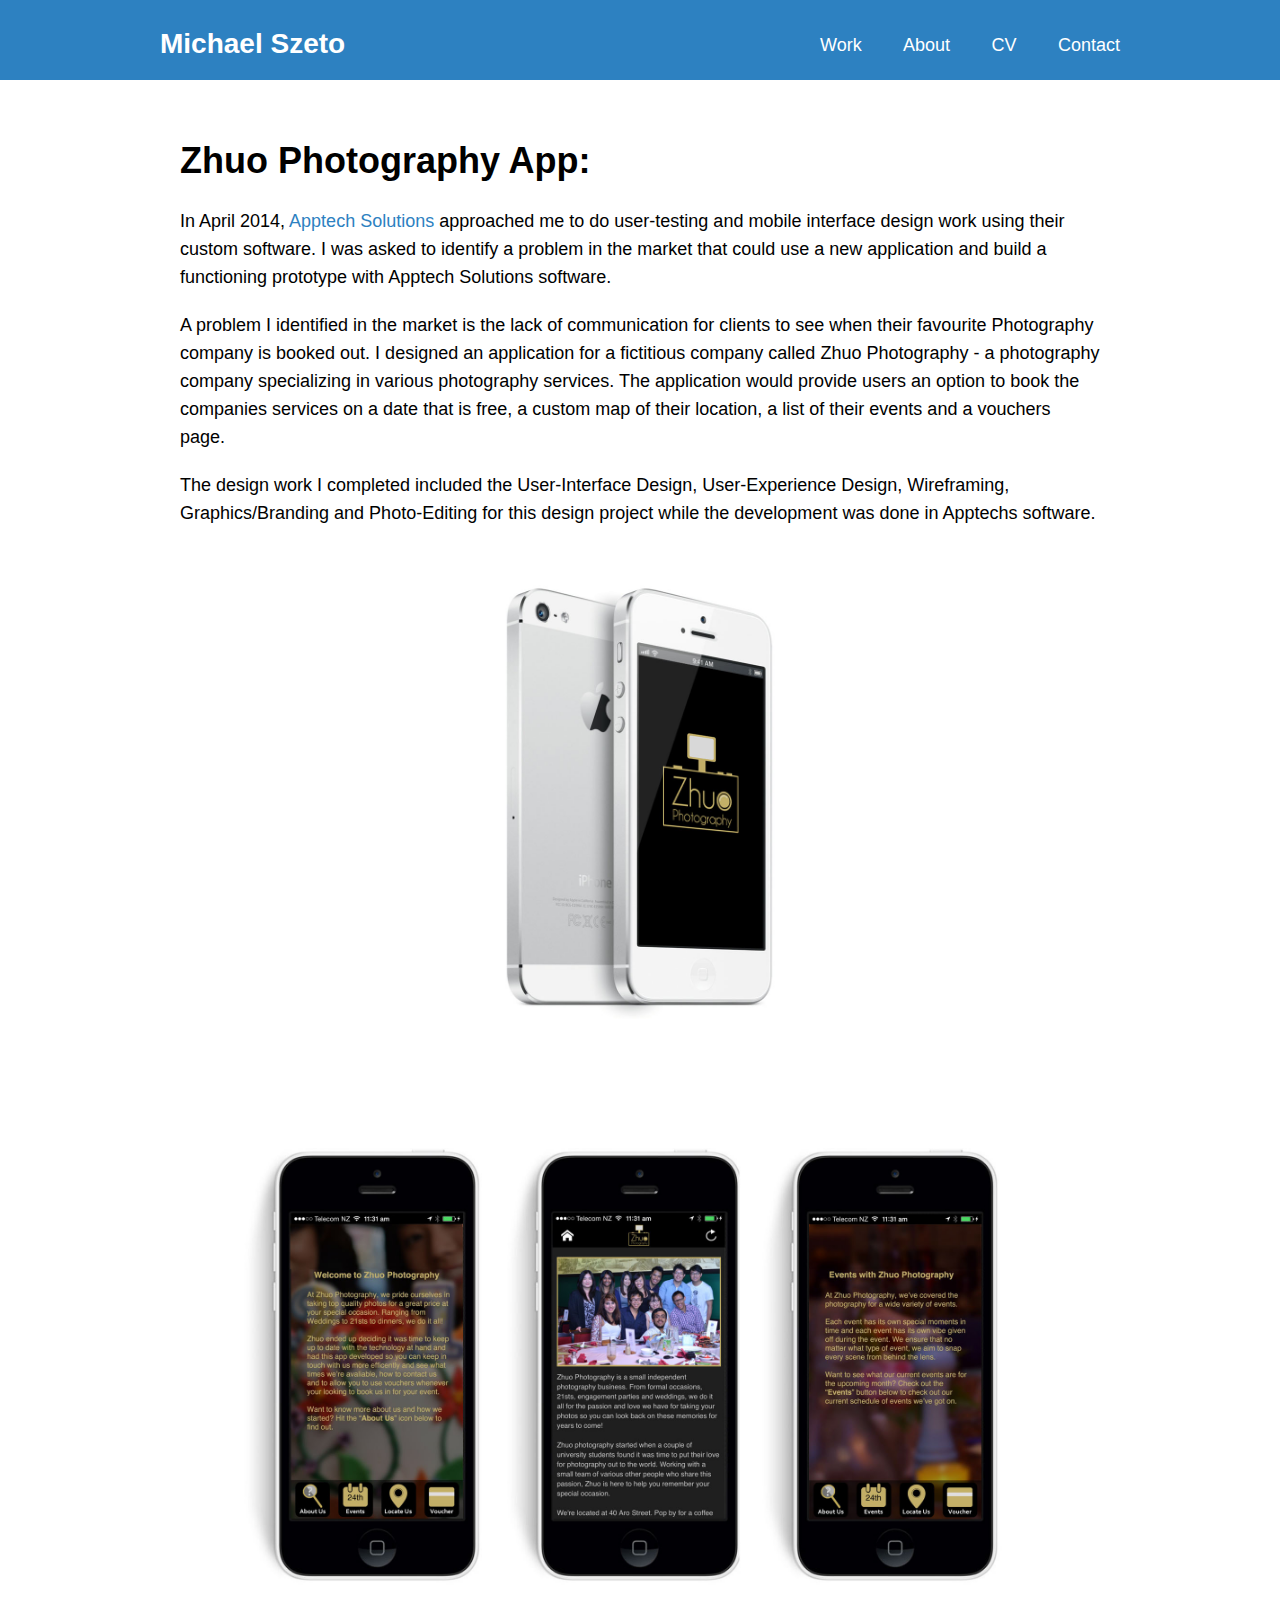
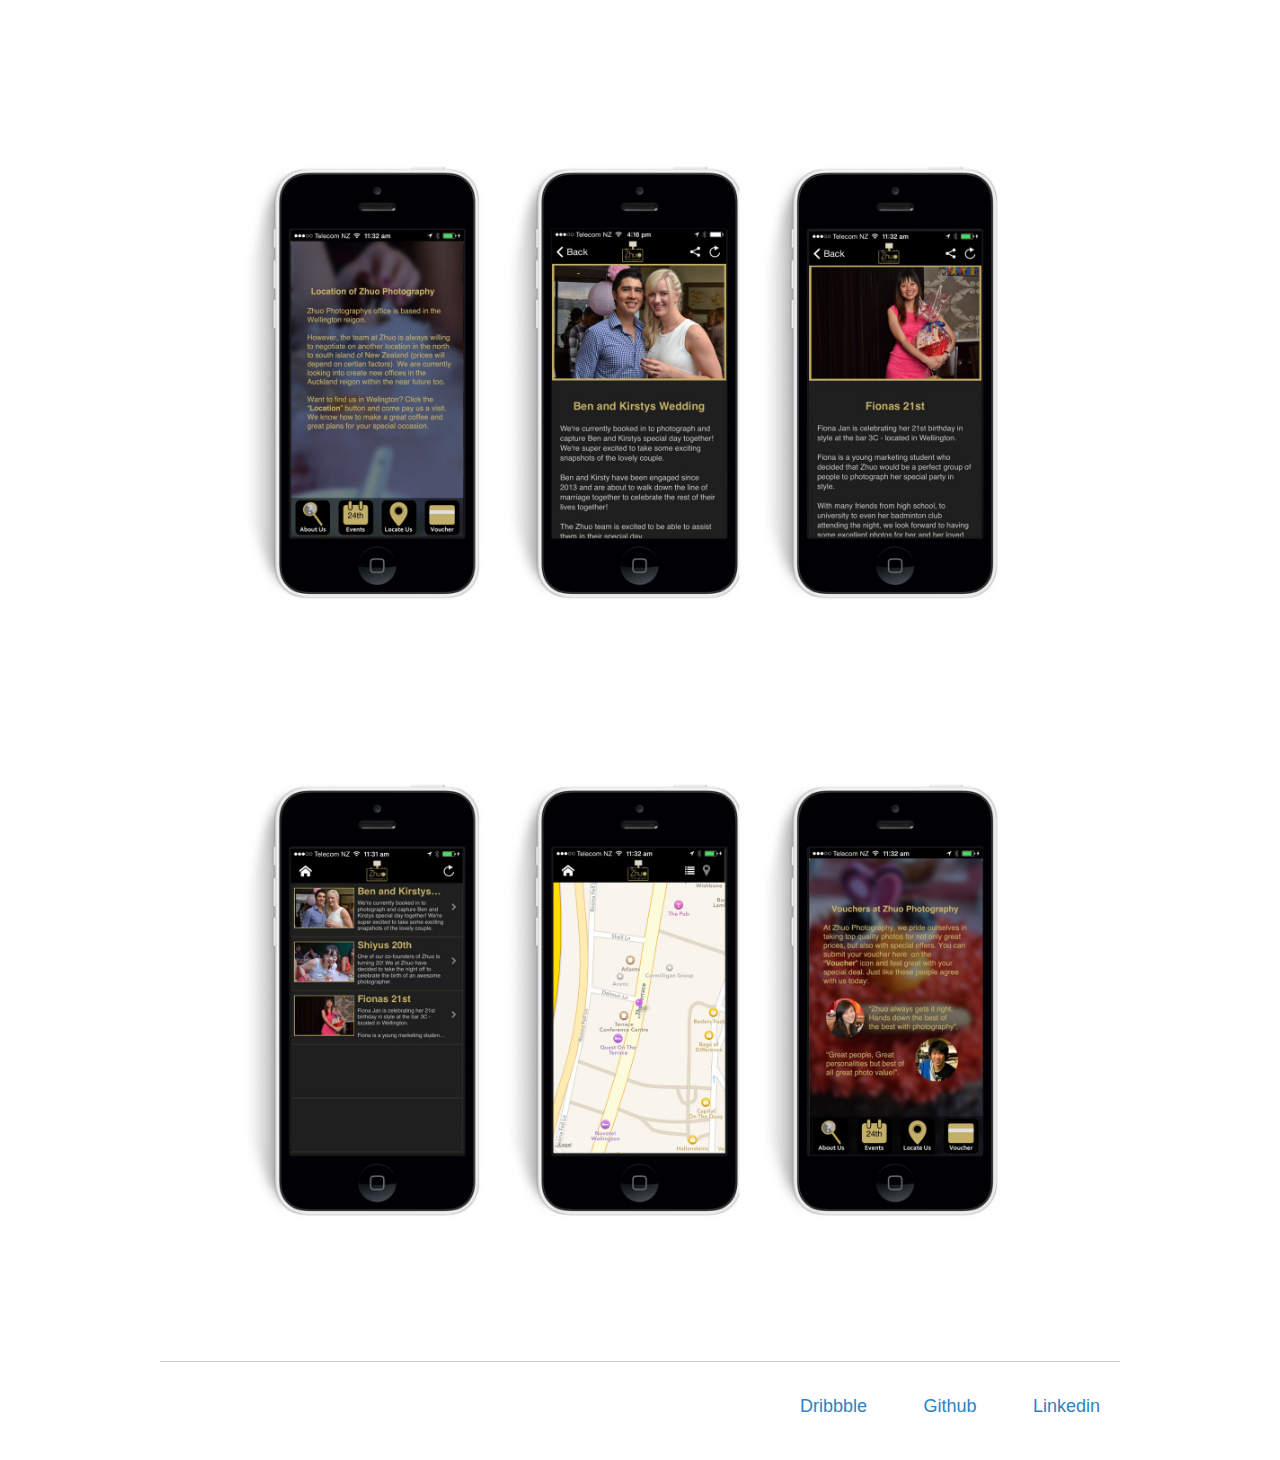
<file: zhuo-photography.html>
<!DOCTYPE html>
<head>
<html lang="eng">
    <meta charset="utf-8">
    <meta name="viewport" content="width=device-width, initial-scale=1.0">
    <title>Michael Szeto >> Zhuo Photography</title>
    <link rel="shortcut icon" href="img/favicon.ico" />
    <meta name="author" content="Michael Szeto">
    <meta name="description" content="The portfolio of Michael Szeto - An Interaction Designer and Front End Developer working in Auckland, New Zealand">
    <link rel="stylesheet" type="text/css" href="css/styles.css?v=1">

    <!-- open graph start -->
    <meta property="og:title" content="Michael Szeto">
    <meta property="og:description" content="The portfolio of Michael Szeto - An Interaction Designer and Front End Developer working in Auckland, New Zealand">
    <meta property="og:type" content="website">
    <meta property="og:url" content="">

    <meta property="og:image" content="img/cover.jpg">
    <!-- open graph end -->

    <!-- twitter cards start -->
    <meta name="twitter:card" content="summary_large_image">
    <meta name="twitter:site" content="@xyzeto">
    <meta name="twitter:title" content="Michael Szeto">
    <meta name="twitter:description" content="The portfolio of Michael Szeto - An Interaction Designer and Front End Developer working in Auckland, New Zealand">
    <meta name="twitter:image" content="img/cover.jpg">


</head>
    <body>  

      <header class="header-container">
        <div class="header-row">        
          
          <div class="header-title-container">
            <a href="index.html">
              <h1 class="header-title">Michael Szeto</h1>            
            </a>
            <div class="header-mobile-menu">
              <div class="mobile-menu">Menu</div> 
              <div class="svg-container">
                <svg class="arrow" xmlns="http://www.w3.org/2000/svg" viewBox="0 0 14 9">
                  <path d="M7,5.32l5.42-5.2a0.31,0.31,0,0,1,.5,0l0.93,0.93a0.33,0.33,0,0,1,0,.5L7.27,7.91a0.38,0.38,0,0,1-.5,0L0.13,1.55a0.31,0.31,0,0,1,0-.5l1-.93a0.31,0.31,0,0,1,.5,0Z" transform="translate(0 0)"></path>
                </svg>              
              </div>              
            </div>           
          </div>

          <nav>
            <ul class="header-nav-items-container">
              <a href="index.html">
                <li class="header-nav-item">Work</li>
              </a>
              <a href="about.html">              
                <li class="header-nav-item">About</li>
              </a>
              <a href="img/michael_szeto_cv_2018.pdf">              
                <li class="header-nav-item">CV</li>
              </a>
              <a href="mailto:szetomj@gmail.com">
                <li class="header-nav-item">Contact</li>
              </a>
            </ul>
          </nav>

        </div>
      </header>

      <main>
        <div class="container">
          <div class="row">
            <h2>Zhuo Photography App:</h2>
            <p> In April 2014, <a href="http://www.apptech.co.nz/"> Apptech Solutions</a> approached me to do user-testing and mobile interface design work using their custom software. I was asked to identify a problem in the market that could use a new application and build a functioning prototype with Apptech Solutions software.</p>

            <p>A problem I identified in the market is the lack of communication for clients to see when their favourite Photography company is booked out. I designed an application for a fictitious company called Zhuo Photography - a photography company specializing in various photography services. The application would provide users an option to book the companies services on a date that is free, a custom map of their location, a list of their events and a vouchers page.</p>

            <p>The design work I completed included the User-Interface Design, User-Experience Design, Wireframing, Graphics/Branding and Photo-Editing for this design project while the development was done in Apptechs software. </p>

            <img class="img-responsive" src="img/zhuo4.jpg">
            <img class="img-responsive" src="img/zhuo1.jpg">
            <img class="img-responsive" src="img/zhuo2.jpg">
            <img class="img-responsive" src="img/zhuo3.jpg">
          </div> 

          <footer class="footer">
              <ul class="footer-items-container">
                <a href="https://dribbble.com/xyzeto">
                  <li class="footer-item">Dribbble</li>
                </a>
                <a href="https://github.com/sze-warrior">              
                  <li class="footer-item">Github</li>
                </a>
                <a href="https://www.linkedin.com/in/michael-szeto-a669a165/">              
                  <li class="footer-item">Linkedin</li>
                </a>
              </ul>          
          </footer>
          
        </div>
      </main>

      <script src="js/scripts.js"></script>
   </body>
</html>
</file>
<file: css/styles.css>
.header-container {
  width: 100%;
  background-color: #2d81c1;
  padding-top: 20px;
  padding-bottom: 20px;
  display: inline;
  display: inline-block;
  display: -ms-flexbox;
  display: -webkit-flex;
  display: flex;
  zoom: 1;
  text-align: center;
  -moz-text-align-last: center;
  text-align-last: center;
  -ms-flex-pack: center;
  -webkit-justify-content: center;
  justify-content: center;
  position: fixed;
  z-index: 1; }

.header-row {
  display: inline;
  display: inline-block;
  display: -ms-flexbox;
  display: -webkit-flex;
  display: flex;
  zoom: 1;
  -ms-flex-positive: 1;
  -webkit-flex-grow: 1;
  flex-grow: 1;
  text-align: justify;
  -moz-text-align-last: justify;
  text-align-last: justify;
  -ms-flex-pack: justify;
  -webkit-justify-content: space-between;
  justify-content: space-between;
  max-width: 960px;
  padding-left: 20px;
  padding-right: 20px;
  -ms-flex-direction: row;
  -webkit-flex-direction: row;
  flex-direction: row; }
  @media screen and (max-width: 767px) {
    .header-row {
      -ms-flex-direction: column;
      -webkit-flex-direction: column;
      flex-direction: column;
      padding-left: 0;
      padding-right: 0; } }

.header-title-container {
  display: inline;
  display: inline-block;
  display: -ms-flexbox;
  display: -webkit-flex;
  display: flex;
  zoom: 1;
  text-align: justify;
  -moz-text-align-last: justify;
  text-align-last: justify;
  -ms-flex-pack: justify;
  -webkit-justify-content: space-between;
  justify-content: space-between; }
  .header-title-container .header-title {
    color: white;
    margin: 0;
    text-align-last: left;
    padding-top: 8px;
    padding-left: 0;
    font-size: 28px;
    font-weight: 700;
    -moz-transition: 0.2s;
    -o-transition: 0.2s;
    -webkit-transition: 0.2s;
    transition: 0.2s; }
    .header-title-container .header-title:hover {
      color: #cccccc;
      cursor: pointer;
      -moz-transition: 0.2s;
      -o-transition: 0.2s;
      -webkit-transition: 0.2s;
      transition: 0.2s; }
    @media screen and (max-width: 767px) {
      .header-title-container .header-title {
        width: 100%;
        padding-left: 20px;
        font-size: 24px; } }

.header-mobile-menu {
  display: none;
  padding-top: 12px;
  padding-right: 20px; }
  .header-mobile-menu .mobile-menu {
    font-size: 18px;
    color: white;
    -moz-transition: 0.2s;
    -o-transition: 0.2s;
    -webkit-transition: 0.2s;
    transition: 0.2s;
    float: left; }
  .header-mobile-menu .svg-container {
    float: left;
    width: 18px;
    padding-top: 3px;
    padding-left: 8px; }
    .header-mobile-menu .svg-container .arrow {
      fill: white;
      -moz-transition: 0.15s;
      -o-transition: 0.15s;
      -webkit-transition: 0.15s;
      transition: 0.15s; }
    .header-mobile-menu .svg-container .rotated {
      -webkit-transform: rotate(180deg);
      -moz-transform: rotate(180deg);
      -ms-transform: rotate(180deg);
      -o-transform: rotate(180deg);
      transform: rotate(180deg);
      -moz-transition: 0.15s;
      -o-transition: 0.15s;
      -webkit-transition: 0.15s;
      transition: 0.15s; }
  .header-mobile-menu:hover {
    cursor: pointer; }
    .header-mobile-menu:hover .mobile-menu {
      color: #cccccc;
      -moz-transition: 0.15s;
      -o-transition: 0.15s;
      -webkit-transition: 0.15s;
      transition: 0.15s; }
    .header-mobile-menu:hover .svg-container .arrow {
      fill: #cccccc;
      -moz-transition: 0.15s;
      -o-transition: 0.15s;
      -webkit-transition: 0.15s;
      transition: 0.15s; }
  @media screen and (max-width: 767px) {
    .header-mobile-menu {
      display: block; } }

.header-nav-items-container {
  display: inline;
  display: inline-block;
  display: -ms-flexbox;
  display: -webkit-flex;
  display: flex;
  zoom: 1;
  text-align: justify;
  -moz-text-align-last: justify;
  text-align-last: justify;
  -ms-flex-pack: justify;
  -webkit-justify-content: space-between;
  justify-content: space-between;
  -ms-flex-direction: row;
  -webkit-flex-direction: row;
  flex-direction: row;
  min-width: 300px;
  padding-left: 0;
  margin-top: 11px;
  margin-bottom: 0; }
  .header-nav-items-container.active {
    display: block;
    margin-top: 20px;
    border-top: 1px solid #e2e2e2; }
  @media screen and (max-width: 767px) {
    .header-nav-items-container {
      -ms-flex-direction: column;
      -webkit-flex-direction: column;
      flex-direction: column;
      display: none; } }
  .header-nav-items-container .header-nav-item {
    padding: 0;
    list-style-type: none;
    font-size: 18px;
    padding-left: 0;
    color: white;
    -moz-transition: 0.2s;
    -o-transition: 0.2s;
    -webkit-transition: 0.2s;
    transition: 0.2s;
    margin-bottom: 0; }
    .header-nav-items-container .header-nav-item:hover {
      color: #cccccc;
      cursor: pointer;
      -moz-transition: 0.2s;
      -o-transition: 0.2s;
      -webkit-transition: 0.2s;
      transition: 0.2s; }
    @media screen and (max-width: 767px) {
      .header-nav-items-container .header-nav-item {
        padding: 20px;
        border-bottom: 1px solid #e2e2e2; } }

.btn-default {
  width: 280px;
  height: 44px;
  font-size: 18px;
  background-color: #2d81c1;
  border: 2px solid #2d81c1;
  color: white;
  -webkit-background-clip: padding-box;
  -webkit-border-radius: 4px;
  -moz-background-clip: padding-box;
  -moz-border-radius: 4px;
  border-radius: 4px;
  background-clip: padding-box;
  text-align: center;
  -moz-transition: 0.2s;
  -o-transition: 0.2s;
  -webkit-transition: 0.2s;
  transition: 0.2s;
  font-weight: 700;
  line-height: 44px; }
  .btn-default:hover {
    background-color: #1a4a6e;
    border-color: #1a4a6e;
    -moz-transition: 0.2s;
    -o-transition: 0.2s;
    -webkit-transition: 0.2s;
    transition: 0.2s;
    cursor: pointer; }
  @media screen and (max-width: 767px) {
    .btn-default {
      width: 260px; } }

.btn-ghost {
  background-color: white;
  color: #2d81c1; }
  .btn-ghost:hover {
    color: white;
    cursor: pointer; }

.btn-center {
  margin: 40px auto;
  display: block; }

html, body {
  padding: 0;
  margin: 0;
  min-height: 100vh;
  font-family: "Helvetica Neue", Helvetica, Arial, Times new roman; }

h2 {
  margin-top: 0;
  margin-bottom: 25px;
  font-size: 36px; }
  @media screen and (max-width: 767px) {
    h2 {
      font-size: 28px; } }

h3 {
  margin-top: 0;
  margin-bottom: 15px;
  font-size: 22px; }

p {
  font-size: 18px;
  line-height: 28px;
  margin-top: 0;
  margin-bottom: 20px; }

a {
  color: #2d81c1;
  font-size: 18px;
  text-decoration: none; }
  a:hover {
    color: #1a4a6e;
    cursor: pointer; }

ul {
  padding-left: 20px; }

li {
  line-height: 28px;
  font-size: 18px;
  margin-bottom: 5px; }
  li:last-child {
    margin-bottom: 25px; }

.container {
  max-width: 960px;
  margin: 0 auto;
  display: block;
  padding-top: 140px; }
  .container.container-closer {
    padding-top: 0; }
  @media screen and (max-width: 767px) {
    .container {
      padding-top: 120px; } }

.row {
  margin: 0 20px; }

.intro-container {
  position: relative;
  height: 100px;
  margin-left: 20px;
  margin-right: 20px; }
  .intro-container .intro {
    position: absolute;
    width: 100%;
    opacity: 0;
    text-align: center;
    margin: 0;
    font-weight: 700;
    font-size: 26px;
    line-height: 32px;
    color: #4e4e4e;
    -o-animation: introFadeIn 0.45s ease-in-out;
    -moz-animation: introFadeIn 0.45s ease-in-out;
    -webkit-animation: introFadeIn 0.45s ease-in-out;
    animation: introFadeIn 0.45s ease-in-out;
    -o-animation-fill-mode: forwards;
    -moz-animation-fill-mode: forwards;
    -webkit-animation-fill-mode: forwards;
    animation-fill-mode: forwards; }

@-webkit-keyframes introFadeIn {
  from {
    top: -70px;
    opacity: 0; }
  to {
    top: 0px;
    opacity: 1; } }

@-moz-keyframes introFadeIn {
  from {
    top: -70px;
    opacity: 0; }
  to {
    top: 0px;
    opacity: 1; } }

@-o-keyframes introFadeIn {
  from {
    top: -70px;
    opacity: 0; }
  to {
    top: 0px;
    opacity: 1; } }

@keyframes introFadeIn {
  from {
    top: -70px;
    opacity: 0; }
  to {
    top: 0px;
    opacity: 1; } }
    @media screen and (max-width: 767px) {
      .intro-container .intro {
        font-size: 24px; } }
  @media screen and (max-width: 767px) {
    .intro-container {
      height: 160px; } }

.img-banner {
  padding-top: 40px;
  padding-bottom: 40px; }

.split-list-container {
  display: inline;
  display: inline-block;
  display: -ms-flexbox;
  display: -webkit-flex;
  display: flex;
  zoom: 1;
  text-align: left;
  -ms-flex-pack: start;
  -webkit-justify-content: flex-start;
  justify-content: flex-start;
  -ms-flex-direction: row;
  -webkit-flex-direction: row;
  flex-direction: row;
  font-size: 18px;
  line-height: 32px; }
  .split-list-container .split-list-column {
    width: 50%;
    -ms-flex: 0 1 auto;
    -webkit-flex: 0 1 auto;
    flex: 0 1 auto; }
    .split-list-container .split-list-column:first-child {
      padding-right: 30px; }
    @media screen and (max-width: 767px) {
      .split-list-container .split-list-column {
        width: 100%; }
        .split-list-container .split-list-column:first-child {
          padding-right: 0; } }
  .split-list-container .split-list {
    padding-left: 20px;
    margin-top: 0;
    margin-bottom: 0; }
  @media screen and (max-width: 767px) {
    .split-list-container {
      -ms-flex-direction: column;
      -webkit-flex-direction: column;
      flex-direction: column; } }

.quote-container {
  background-color: #e8e8e8;
  width: 100%;
  padding-top: 25px;
  padding-bottom: 25px;
  margin-top: 40px;
  margin-bottom: 20px; }
  .quote-container .quote-wrapper {
    max-width: 960px;
    display: block;
    margin: 0 auto; }
  .quote-container .quote-heading {
    padding-left: 20px; }
  .quote-container .quote-description {
    font-family: Georgia, serif;
    font-style: italic;
    line-height: 28px;
    border-left: none;
    padding-top: 10px;
    padding-bottom: 10px;
    margin: 0 20px;
    font-size: 20px; }

.emoji-list-container {
  list-style-type: none;
  padding-left: 0; }
  .emoji-list-container .emoji-list {
    padding-bottom: 15px;
    margin-bottom: 0; }

.emoji-container {
  padding-right: 8px; }

.portfolio-row {
  display: inline;
  display: inline-block;
  display: -ms-flexbox;
  display: -webkit-flex;
  display: flex;
  zoom: 1;
  text-align: justify;
  -moz-text-align-last: justify;
  text-align-last: justify;
  -ms-flex-pack: justify;
  -webkit-justify-content: space-around;
  justify-content: space-around;
  -ms-flex-direction: row;
  -webkit-flex-direction: row;
  flex-direction: row;
  padding: 20px;
  opacity: 0;
  -o-animation: animatePortfolioContent 0.5s ease-in-out;
  -moz-animation: animatePortfolioContent 0.5s ease-in-out;
  -webkit-animation: animatePortfolioContent 0.5s ease-in-out;
  animation: animatePortfolioContent 0.5s ease-in-out;
  -o-animation-fill-mode: forwards;
  -moz-animation-fill-mode: forwards;
  -webkit-animation-fill-mode: forwards;
  animation-fill-mode: forwards;
  -o-animation-delay: 0.5s;
  -moz-animation-delay: 0.5s;
  -webkit-animation-delay: 0.5s;
  animation-delay: 0.5s; }

@-webkit-keyframes animatePortfolioContent {
  from {
    opacity: 0; }
  to {
    opacity: 1; } }

@-moz-keyframes animatePortfolioContent {
  from {
    opacity: 0; }
  to {
    opacity: 1; } }

@-o-keyframes animatePortfolioContent {
  from {
    opacity: 0; }
  to {
    opacity: 1; } }

@keyframes animatePortfolioContent {
  from {
    opacity: 0; }
  to {
    opacity: 1; } }
  @media screen and (max-width: 767px) {
    .portfolio-row {
      -ms-flex-direction: column;
      -webkit-flex-direction: column;
      flex-direction: column;
      padding: 0; } }

.portfolio-item {
  position: relative;
  height: 100%;
  width: 100%;
  margin-bottom: 20px;
  box-shadow: none;
  -moz-transition: 0.2s;
  -o-transition: 0.2s;
  -webkit-transition: 0.2s;
  transition: 0.2s;
  background-color: none; }
  .portfolio-item:hover {
    cursor: pointer;
    -moz-transition: 0.2s;
    -o-transition: 0.2s;
    -webkit-transition: 0.2s;
    transition: 0.2s; }
    .portfolio-item:hover .portfolio-overlay {
      opacity: 0.9;
      -moz-transition: 0.2s;
      -o-transition: 0.2s;
      -webkit-transition: 0.2s;
      transition: 0.2s; }
  .portfolio-item:last-child {
    margin-left: 40px;
    margin-top: 60px; }
  @media screen and (max-width: 767px) {
    .portfolio-item {
      height: 100%;
      width: 100%; }
      .portfolio-item:last-child {
        margin-left: 0;
        margin-top: 0; } }

.portfolio-overlay {
  position: absolute;
  height: 100%;
  width: 100%;
  background-color: white;
  opacity: 0;
  padding: 1px;
  -moz-transition: 0.2s;
  -o-transition: 0.2s;
  -webkit-transition: 0.2s;
  transition: 0.2s;
  display: inline;
  display: inline-block;
  display: -ms-flexbox;
  display: -webkit-flex;
  display: flex;
  zoom: 1;
  text-align: center;
  -moz-text-align-last: center;
  text-align-last: center;
  -ms-flex-pack: center;
  -webkit-justify-content: center;
  justify-content: center;
  -ms-flex-align: center;
  -webkit-align-items: center;
  align-items: center; }
  .portfolio-overlay .portfolio-overlay-title {
    font-weight: 300;
    font-size: 24px;
    color: #2d81c1;
    text-decoration: underline; }
  .portfolio-overlay:hover {
    cursor: pointer; }

.videoWrapper {
  position: relative;
  padding-bottom: 75%;
  /* 16:9 */
  padding-top: 25px;
  height: 0; }

.videoWrapper iframe {
  position: absolute;
  top: 0;
  left: 0;
  width: 100%;
  height: 100%; }

.footer {
  border-top: 1px solid #cccccc;
  display: inline;
  display: inline-block;
  display: -ms-flexbox;
  display: -webkit-flex;
  display: flex;
  zoom: 1;
  text-align: right;
  -moz-text-align-last: right;
  text-align-last: right;
  -ms-flex-pack: end;
  -webkit-justify-content: flex-end;
  justify-content: flex-end;
  padding-left: 20px;
  padding-right: 20px;
  margin-top: 40px; }
  .footer .footer-items-container {
    display: inline;
    display: inline-block;
    display: -ms-flexbox;
    display: -webkit-flex;
    display: flex;
    zoom: 1;
    text-align: justify;
    -moz-text-align-last: justify;
    text-align-last: justify;
    -ms-flex-pack: justify;
    -webkit-justify-content: space-between;
    justify-content: space-between;
    min-width: 300px;
    padding-left: 0;
    margin-top: 0;
    margin-bottom: 0;
    padding-top: 30px;
    padding-bottom: 40px; }
    .footer .footer-items-container.active {
      display: block;
      margin-top: 20px;
      border-top: 1px solid #e2e2e2; }
    @media screen and (max-width: 767px) {
      .footer .footer-items-container {
        padding-top: 0; } }
    .footer .footer-items-container .footer-item {
      padding: 0;
      list-style-type: none;
      font-size: 18px;
      padding-left: 0;
      color: #2d81c1;
      -moz-transition: 0.2s;
      -o-transition: 0.2s;
      -webkit-transition: 0.2s;
      transition: 0.2s;
      margin-bottom: 0; }
      .footer .footer-items-container .footer-item:hover {
        color: #1a4a6e;
        cursor: pointer;
        -moz-transition: 0.2s;
        -o-transition: 0.2s;
        -webkit-transition: 0.2s;
        transition: 0.2s; }
      @media screen and (max-width: 767px) {
        .footer .footer-items-container .footer-item {
          padding: 20px; } }
  @media screen and (max-width: 767px) {
    .footer {
      text-align: center;
      -moz-text-align-last: center;
      text-align-last: center;
      -ms-flex-pack: center;
      -webkit-justify-content: center;
      justify-content: center; } }

.img-responsive {
  width: 100%; }

.no-wrap {
  white-space: nowrap; }

.text-block {
  display: block; }
</file>
